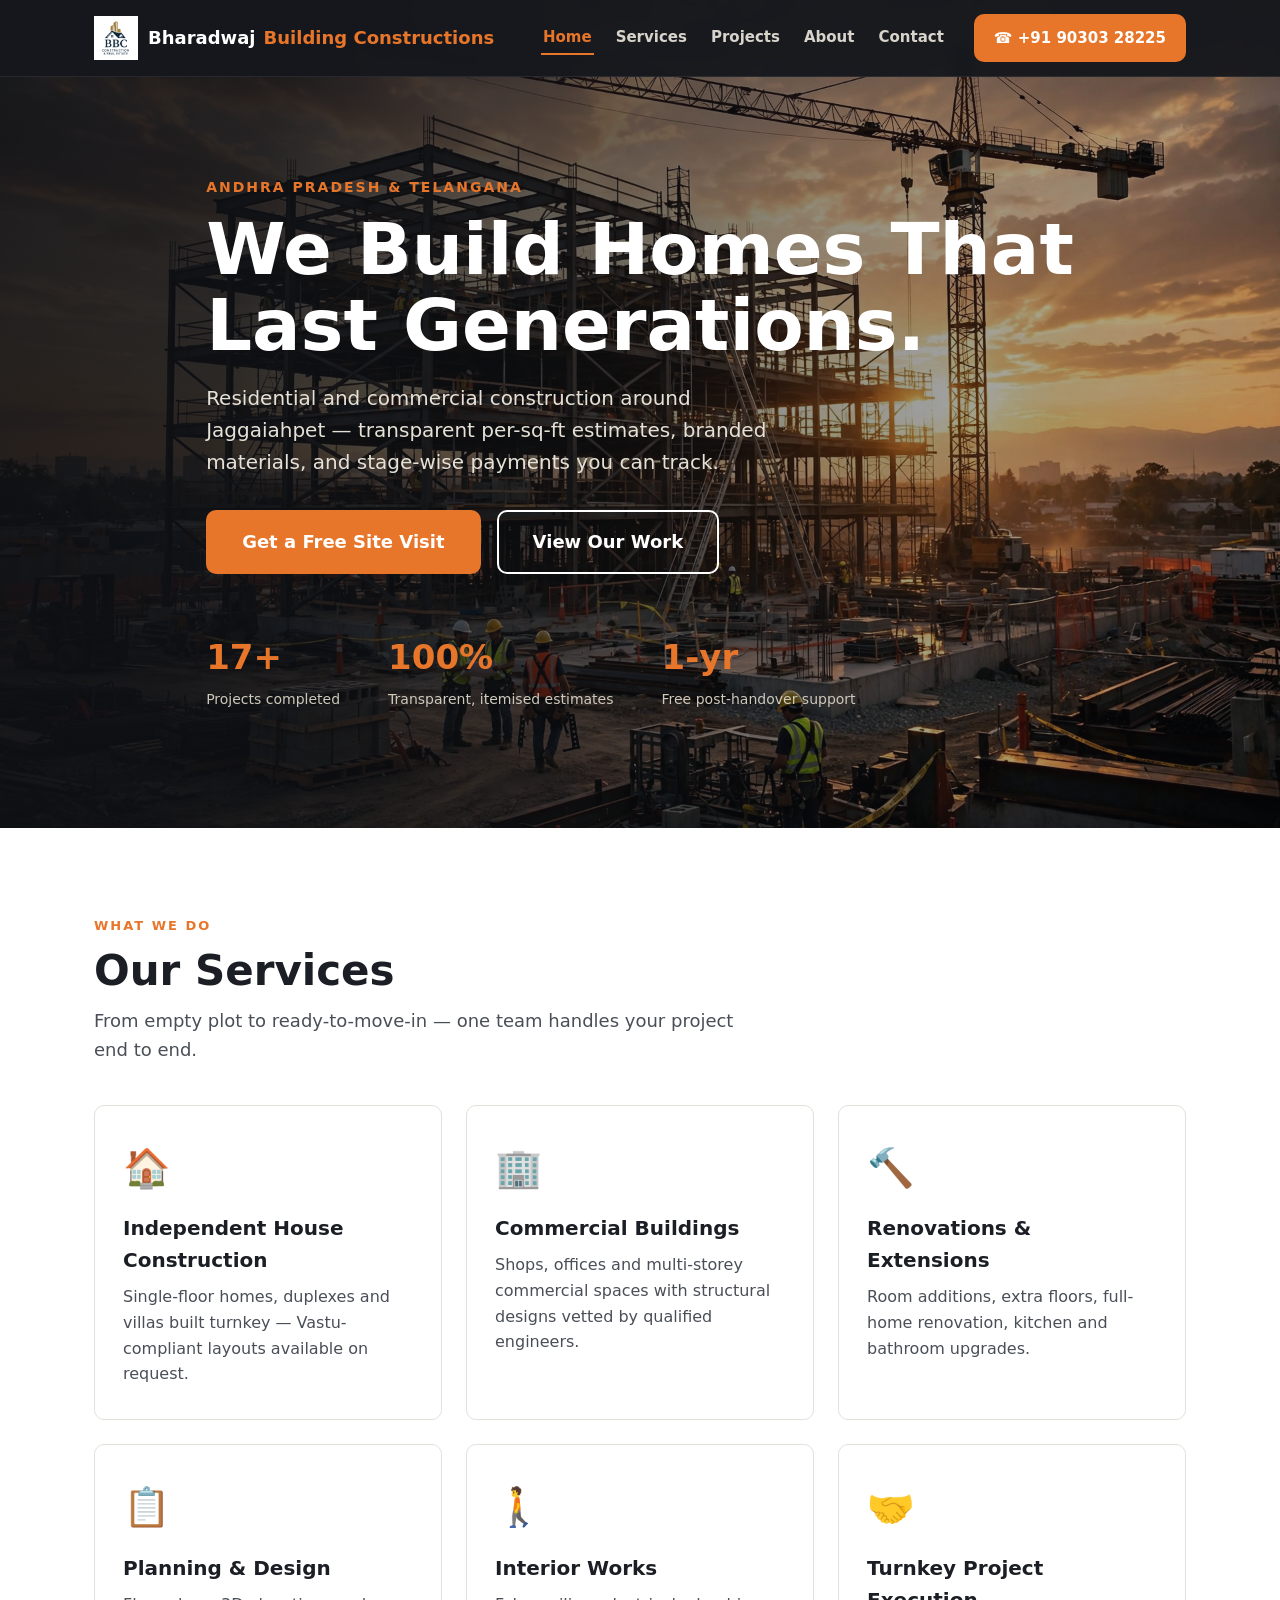
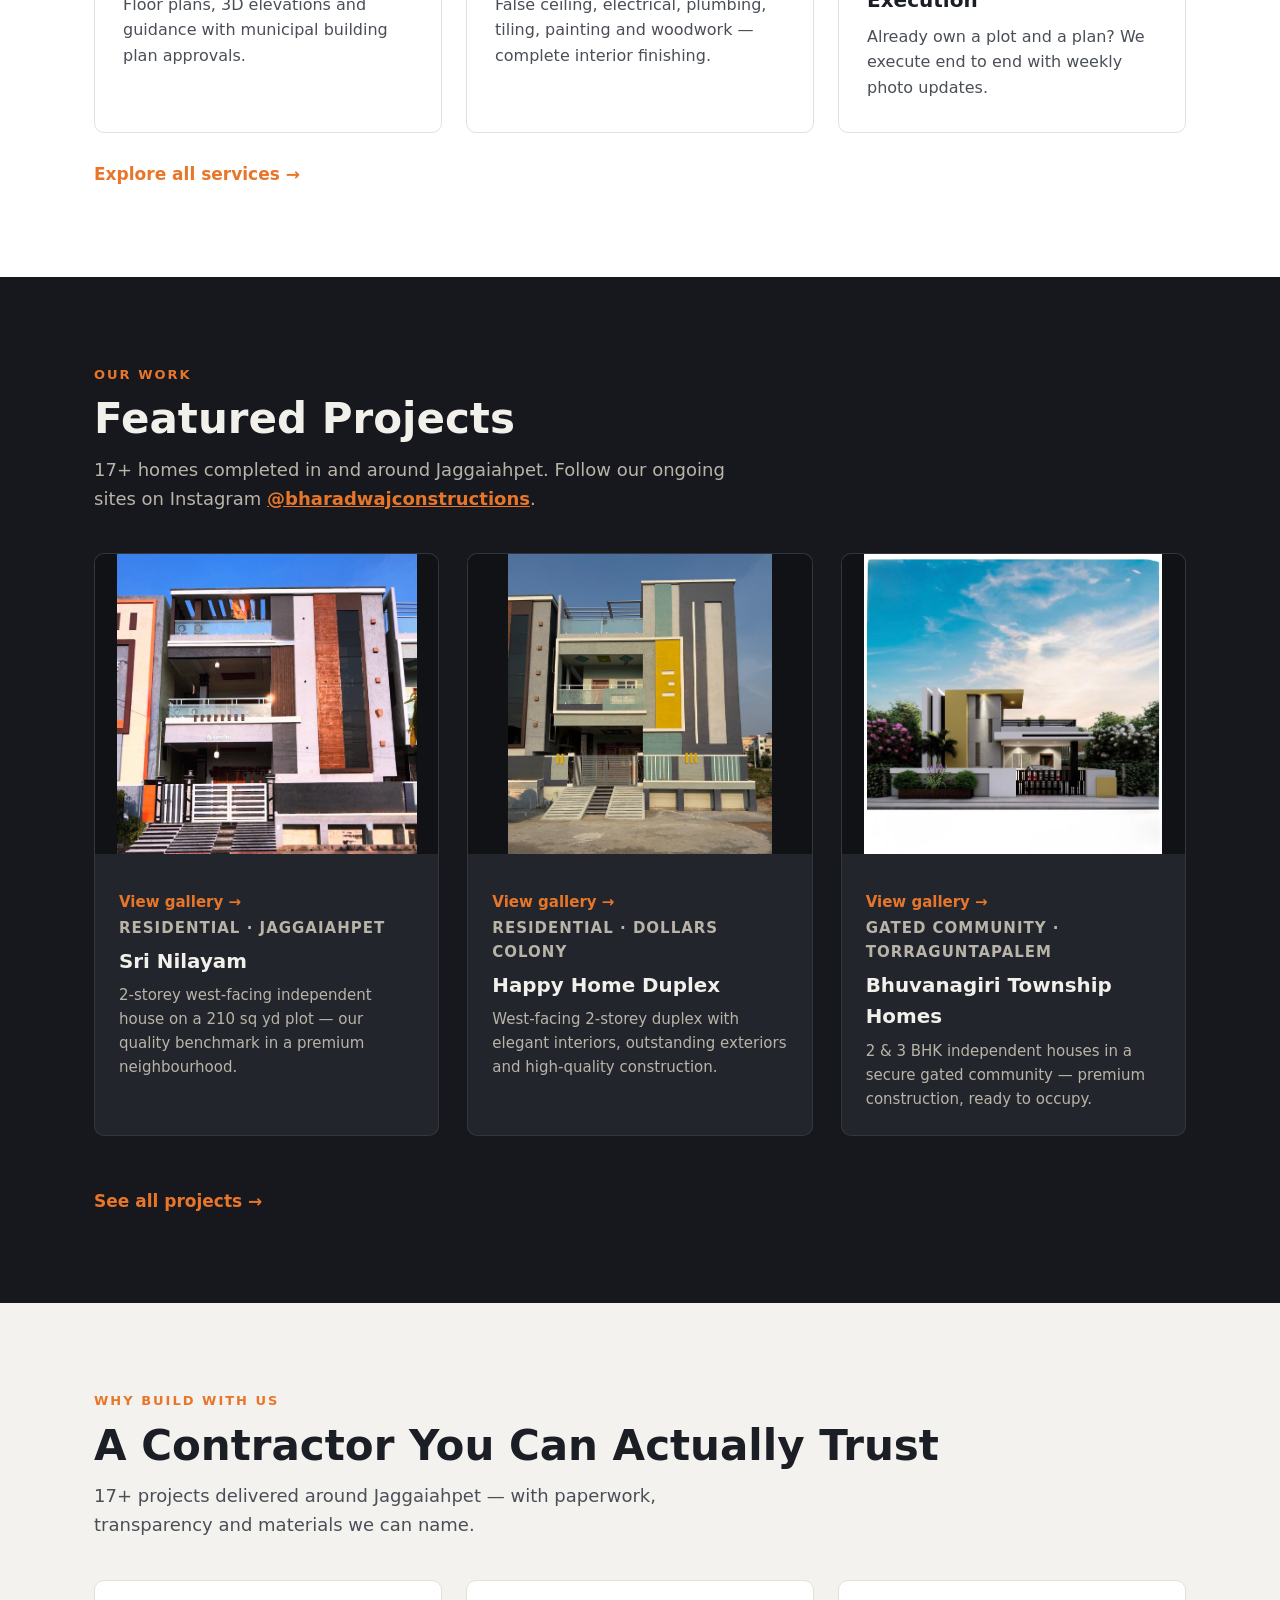
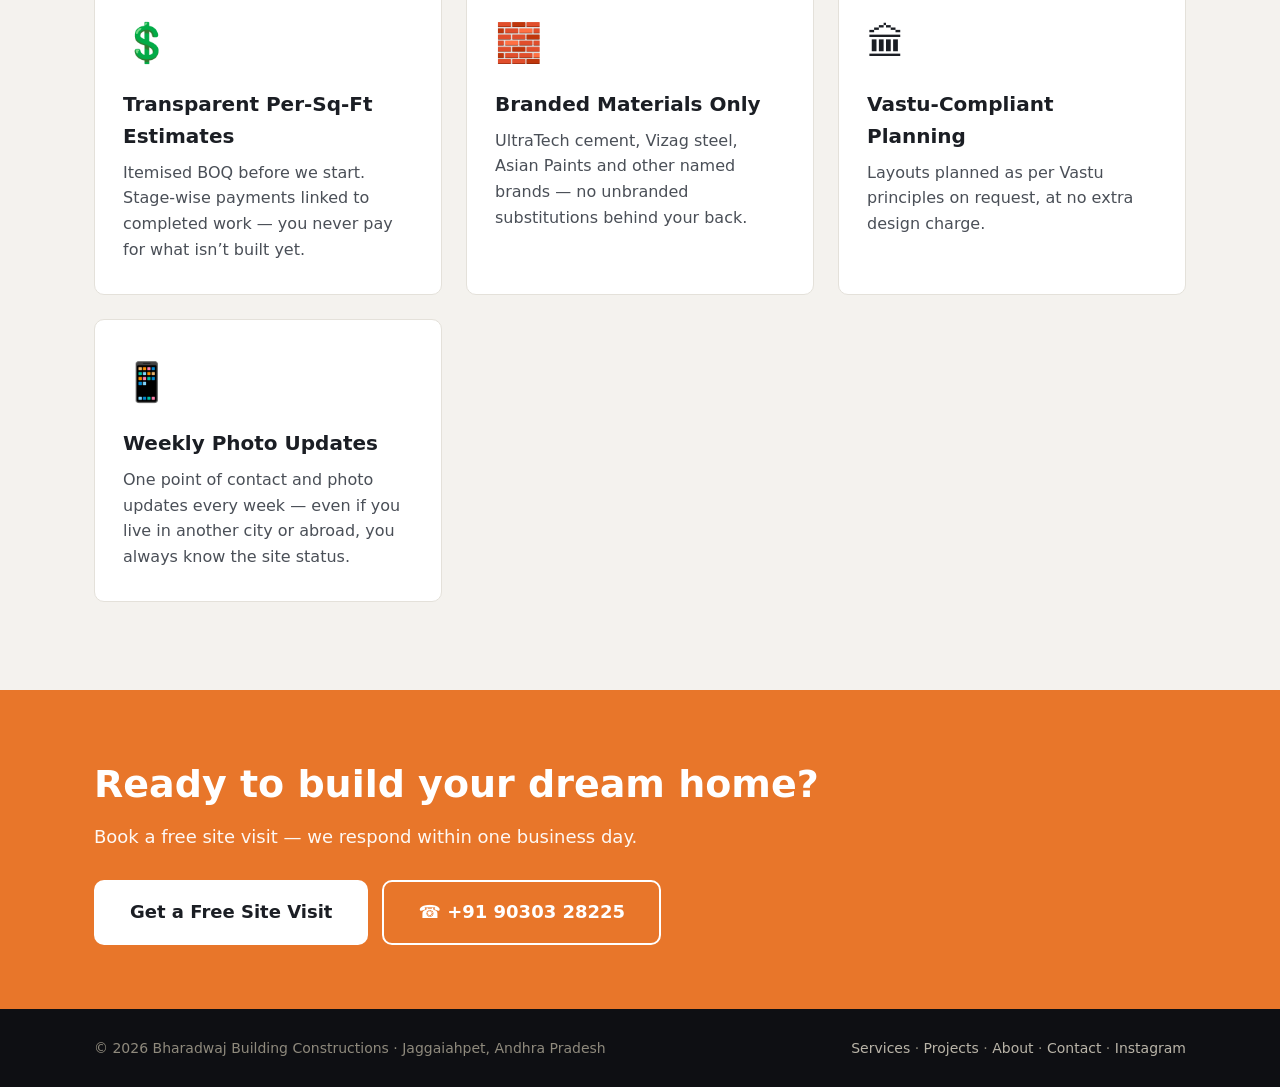
<file: index.html>
<!DOCTYPE html>
<html lang="en">

<head>
  <meta charset="UTF-8" />
  <meta name="viewport" content="width=device-width, initial-scale=1.0" />
  <title>Bharadwaj Building Constructions | Building Contractor in Jaggaiahpet, Andhra Pradesh</title>
  <meta name="description"
    content="Bharadwaj Building Constructions is a building contractor based in Jaggaiahpet, Andhra Pradesh. Independent houses, commercial buildings, renovations and turnkey projects. Free site visit and transparent estimate." />
  <link rel="stylesheet" href="styles.css" />
</head>

<body data-page="home">

  <!-- ============ HEADER / NAV ============ -->
  <header class="site-header" id="siteHeader">
    <div class="container header-inner">
      <a href="index.html" class="logo">
        <!-- <span class="logo-mark">&#9638;</span>-->
      <img src="images/logo_white_new.png" alt="Bharadwaj Building Constructions" class="logo-img" />
        Bharadwaj <span class="logo-accent">Building Constructions</span>
      </a>
      <nav class="main-nav" id="mainNav">
        <a href="index.html" data-nav="home">Home</a>
        <a href="services.html" data-nav="services">Services</a>
        <a href="projects.html" data-nav="projects">Projects</a>
        <a href="about.html" data-nav="about">About</a>
        <a href="contact.html" data-nav="contact">Contact</a>
      </nav>
      <a href="tel:+919030328225" class="btn btn-primary header-cta">&#9742; +91 90303 28225</a>
      <button class="nav-toggle" id="navToggle" aria-label="Toggle navigation">
        <span></span><span></span><span></span>
      </button>
    </div>
  </header>

  <!-- ============ HERO ============ -->
  <section class="hero">
    <div class="hero-overlay"></div>
    <div class="container hero-content">
      <p class="hero-eyebrow"> Andhra Pradesh &amp; Telangana</p>
      <h1>We Build Homes That<br />Last Generations.</h1>
      <p class="hero-sub">Residential and commercial construction around Jaggaiahpet &mdash; transparent per-sq-ft
        estimates, branded materials, and stage-wise payments you can track.</p>
      <div class="hero-actions">
        <a href="contact.html" class="btn btn-primary btn-lg">Get a Free Site Visit</a>
        <a href="projects.html" class="btn btn-ghost btn-lg">View Our Work</a>
      </div>
      <div class="hero-stats">
        <div class="stat"><strong>17+</strong><span>Projects completed</span></div>
        <div class="stat"><strong>100%</strong><span>Transparent, itemised estimates</span></div>
        <div class="stat"><strong>1-yr</strong><span>Free post-handover support</span></div>
      </div>
    </div>
  </section>

  <!-- ============ SERVICES PREVIEW ============ -->
  <section class="section">
    <div class="container">
      <p class="section-eyebrow">What we do</p>
      <h2 class="section-title">Our Services</h2>
      <p class="section-lead">From empty plot to ready-to-move-in &mdash; one team handles your project end to end.</p>
      <div class="services-grid">
        <article class="service-card">
          <div class="service-icon">&#127968;</div>
          <h3>Independent House Construction</h3>
          <p>Single-floor homes, duplexes and villas built turnkey &mdash; Vastu-compliant layouts available on request.
          </p>
        </article>
        <article class="service-card">
          <div class="service-icon">&#127970;</div>
          <h3>Commercial Buildings</h3>
          <p>Shops, offices and multi-storey commercial spaces with structural designs vetted by qualified engineers.
          </p>
        </article>
        <article class="service-card">
          <div class="service-icon">&#128296;</div>
          <h3>Renovations &amp; Extensions</h3>
          <p>Room additions, extra floors, full-home renovation, kitchen and bathroom upgrades.</p>
        </article>
        <article class="service-card">
          <div class="service-icon">&#128203;</div>
          <h3>Planning &amp; Design</h3>
          <p>Floor plans, 3D elevations and guidance with municipal building plan approvals.</p>
        </article>
        <article class="service-card">
          <div class="service-icon">&#128694;</div>
          <h3>Interior Works</h3>
          <p>False ceiling, electrical, plumbing, tiling, painting and woodwork &mdash; complete interior finishing.</p>
        </article>
        <article class="service-card">
          <div class="service-icon">&#129309;</div>
          <h3>Turnkey Project Execution</h3>
          <p>Already own a plot and a plan? We execute end to end with weekly photo updates.</p>
        </article>
      </div>
      <a href="services.html" class="section-link">Explore all services &rarr;</a>
    </div>
  </section>

  <!-- ============ PROJECTS PREVIEW ============ -->
  <section class="section section-dark">
    <div class="container">
      <p class="section-eyebrow">Our work</p>
      <h2 class="section-title">Featured Projects</h2>
      <p class="section-lead">17+ homes completed in and around Jaggaiahpet. Follow our ongoing sites on Instagram <a
          href="https://www.instagram.com/bharadwajconstructions" target="_blank" rel="noopener"
          class="inline-link">@bharadwajconstructions</a>.</p>
      <div class="projects-grid">
        <article class="project-card" data-project="sri-nilayam">
          <img src="images/sri_nilayam.jpeg" alt="Independent house built by Bharadwaj Building Construction"
            loading="lazy" />
          <div class="project-body">
            <span class="gallery-hint">View gallery &rarr;</span>
            <p class="project-tag">Residential &middot; Jaggaiahpet</p>
            <h3>Sri Nilayam</h3>
            <p>2-storey west-facing independent house on a 210 sq yd plot &mdash; our quality benchmark in a premium
              neighbourhood.</p>
          </div>
        </article>
        <article class="project-card"  data-project="happy-home">
          <img src="images/happy_home.jpeg" alt="Duplex home interior finishing" loading="lazy" />
          <div class="project-body">
            <span class="gallery-hint">View gallery &rarr;</span>
            <p class="project-tag">Residential &middot; Dollars Colony</p>
            <h3>Happy Home Duplex</h3>
            <p>West-facing 2-storey duplex with elegant interiors, outstanding exteriors and high-quality construction.
            </p>
          </div>
        </article>
        <article class="project-card"  data-project="bhuvanagiri">
          <img src="images/modal_home.jpeg" alt="Independent houses in a gated community" loading="lazy" />
          <div class="project-body">
            <span class="gallery-hint">View gallery &rarr;</span>
            <p class="project-tag">Gated Community &middot; Torraguntapalem</p>
            <h3>Bhuvanagiri Township Homes</h3>
            <p>2 &amp; 3 BHK independent houses in a secure gated community &mdash; premium construction, ready to
              occupy.</p>
          </div>
        </article>
      </div>
      <a href="projects.html" class="section-link">See all projects &rarr;</a>
    </div>
  </section>

  <!-- ============ WHY US ============ -->
  <section class="section section-tint">
    <div class="container">
      <p class="section-eyebrow">Why build with us</p>
      <h2 class="section-title">A Contractor You Can Actually Trust</h2>
      <p class="section-lead">17+ projects delivered around Jaggaiahpet &mdash; with paperwork, transparency and
        materials we can name.</p>
      <div class="services-grid">
        <article class="service-card">
          <div class="service-icon">&#128178;</div>
          <h3>Transparent Per-Sq-Ft Estimates</h3>
          <p>Itemised BOQ before we start. Stage-wise payments linked to completed work &mdash; you never pay for what
            isn&rsquo;t built yet.</p>
        </article>
        <article class="service-card">
          <div class="service-icon">&#129521;</div>
          <h3>Branded Materials Only</h3>
          <p>UltraTech cement, Vizag steel, Asian Paints and other named brands &mdash; no unbranded substitutions
            behind your back.</p>
        </article>
        <article class="service-card">
          <div class="service-icon">&#127963;</div>
          <h3>Vastu-Compliant Planning</h3>
          <p>Layouts planned as per Vastu principles on request, at no extra design charge.</p>
        </article>
        <article class="service-card">
          <div class="service-icon">&#128241;</div>
          <h3>Weekly Photo Updates</h3>
          <p>One point of contact and photo updates every week &mdash; even if you live in another city or abroad, you
            always know the site status.</p>
        </article>
      </div>
    </div>
  </section>

  <!-- ============ CTA BANNER ============ -->
  <section class="cta-banner">
    <div class="container cta-banner-inner">
      <div>
        <h2>Ready to build your dream home?</h2>
        <p>Book a free site visit &mdash; we respond within one business day.</p>
      </div>
      <div class="cta-actions">
        <a href="contact.html" class="btn btn-white btn-lg">Get a Free Site Visit</a>
        <a href="tel:+919030328225" class="btn btn-outline-white btn-lg">&#9742; +91 90303 28225</a>
      </div>
    </div>
  </section>

  <!-- ============ FOOTER ============ -->
  <footer class="site-footer">
    <div class="container footer-inner">
      <p>&copy; <span id="year"></span> Bharadwaj Building Constructions &middot; Jaggaiahpet, Andhra Pradesh</p>
      <p class="footer-links"><a href="services.html">Services</a> &middot; <a href="projects.html">Projects</a>
        &middot; <a href="about.html">About</a> &middot; <a href="contact.html">Contact</a> &middot; <a
          href="https://www.instagram.com/bharadwajconstructions" target="_blank" rel="noopener">Instagram</a></p>
    </div>
  </footer>
  <div class="lightbox" id="lightbox" aria-hidden="true" role="dialog" aria-label="Project gallery">
  <div class="lightbox-backdrop" data-close></div>
  <figure class="lightbox-box">
    <button class="lightbox-close" data-close aria-label="Close">&times;</button>
    <button class="lightbox-prev" id="lbPrev" aria-label="Previous">&#10094;</button>
    <div class="lightbox-media" id="lbMedia"></div>
    <button class="lightbox-next" id="lbNext" aria-label="Next">&#10095;</button>
    <figcaption>
      <p class="lightbox-caption" id="lbCaption"></p>
      <p class="lightbox-counter" id="lbCounter"></p>
    </figcaption>
  </figure>
</div>
  <script>
// Gallery data — add/remove photos & videos per project here.
const PROJECT_GALLERIES = {
  "sri-nilayam": [
    { type: "image", src: "images/sri_nilayam.jpeg", caption: "Front elevation" },
    { type: "image", src: "images/project-kitchen.jpg", caption: "Kitchen" }
  ],
  "happy-home": [
    { type: "image", src: "images/happy_home.jpeg", caption: "Happy Home Duplex, Dollars Colony" },
    { type: "image", src: "images/site_work.jpeg", caption: "Site Work" }
  ],
  "bhuvanagiri": [
    { type: "image", src: "images/modal_home.jpeg", caption: "Bhuvanagiri Township" },
    { type: "video", src: "images/model_video.mp4", caption: "Model home walkthrough" }
  ]
};
</script>
<script src="script.js"></script>
</body>

</html>
</file>
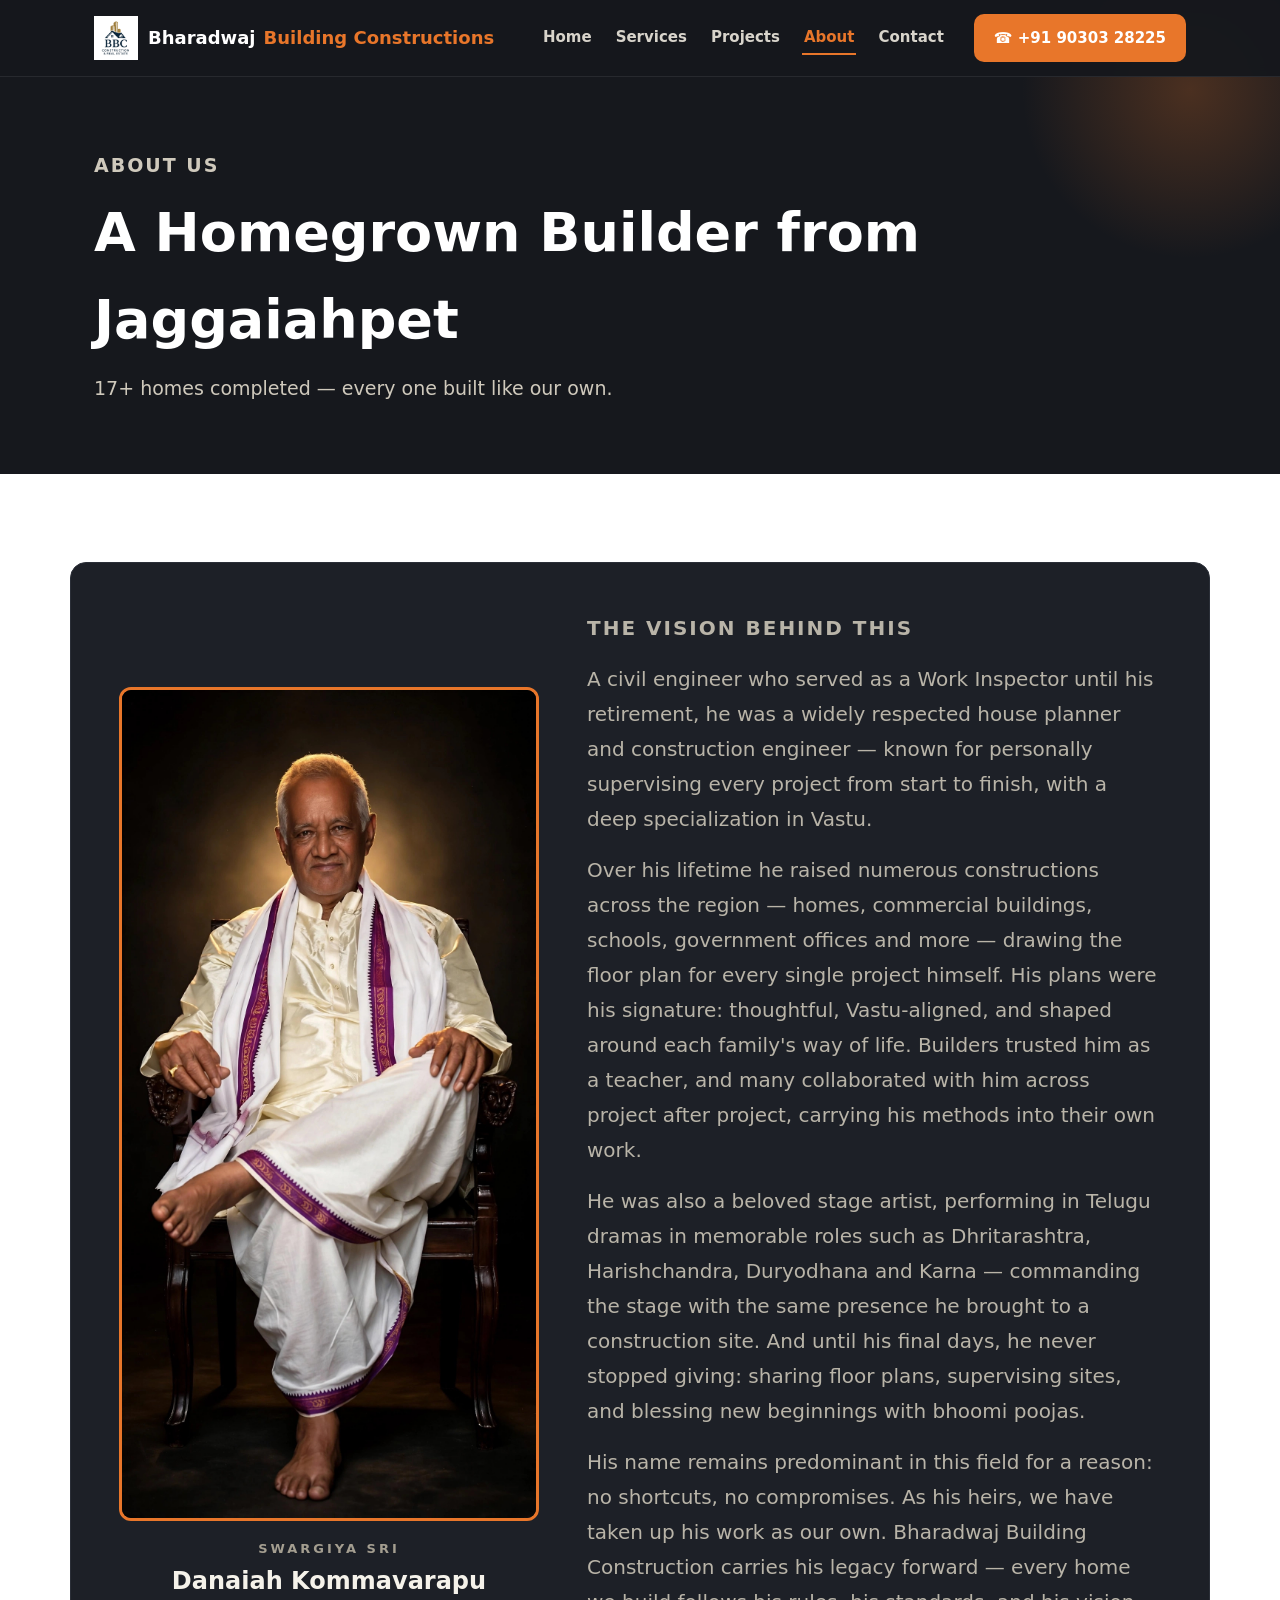
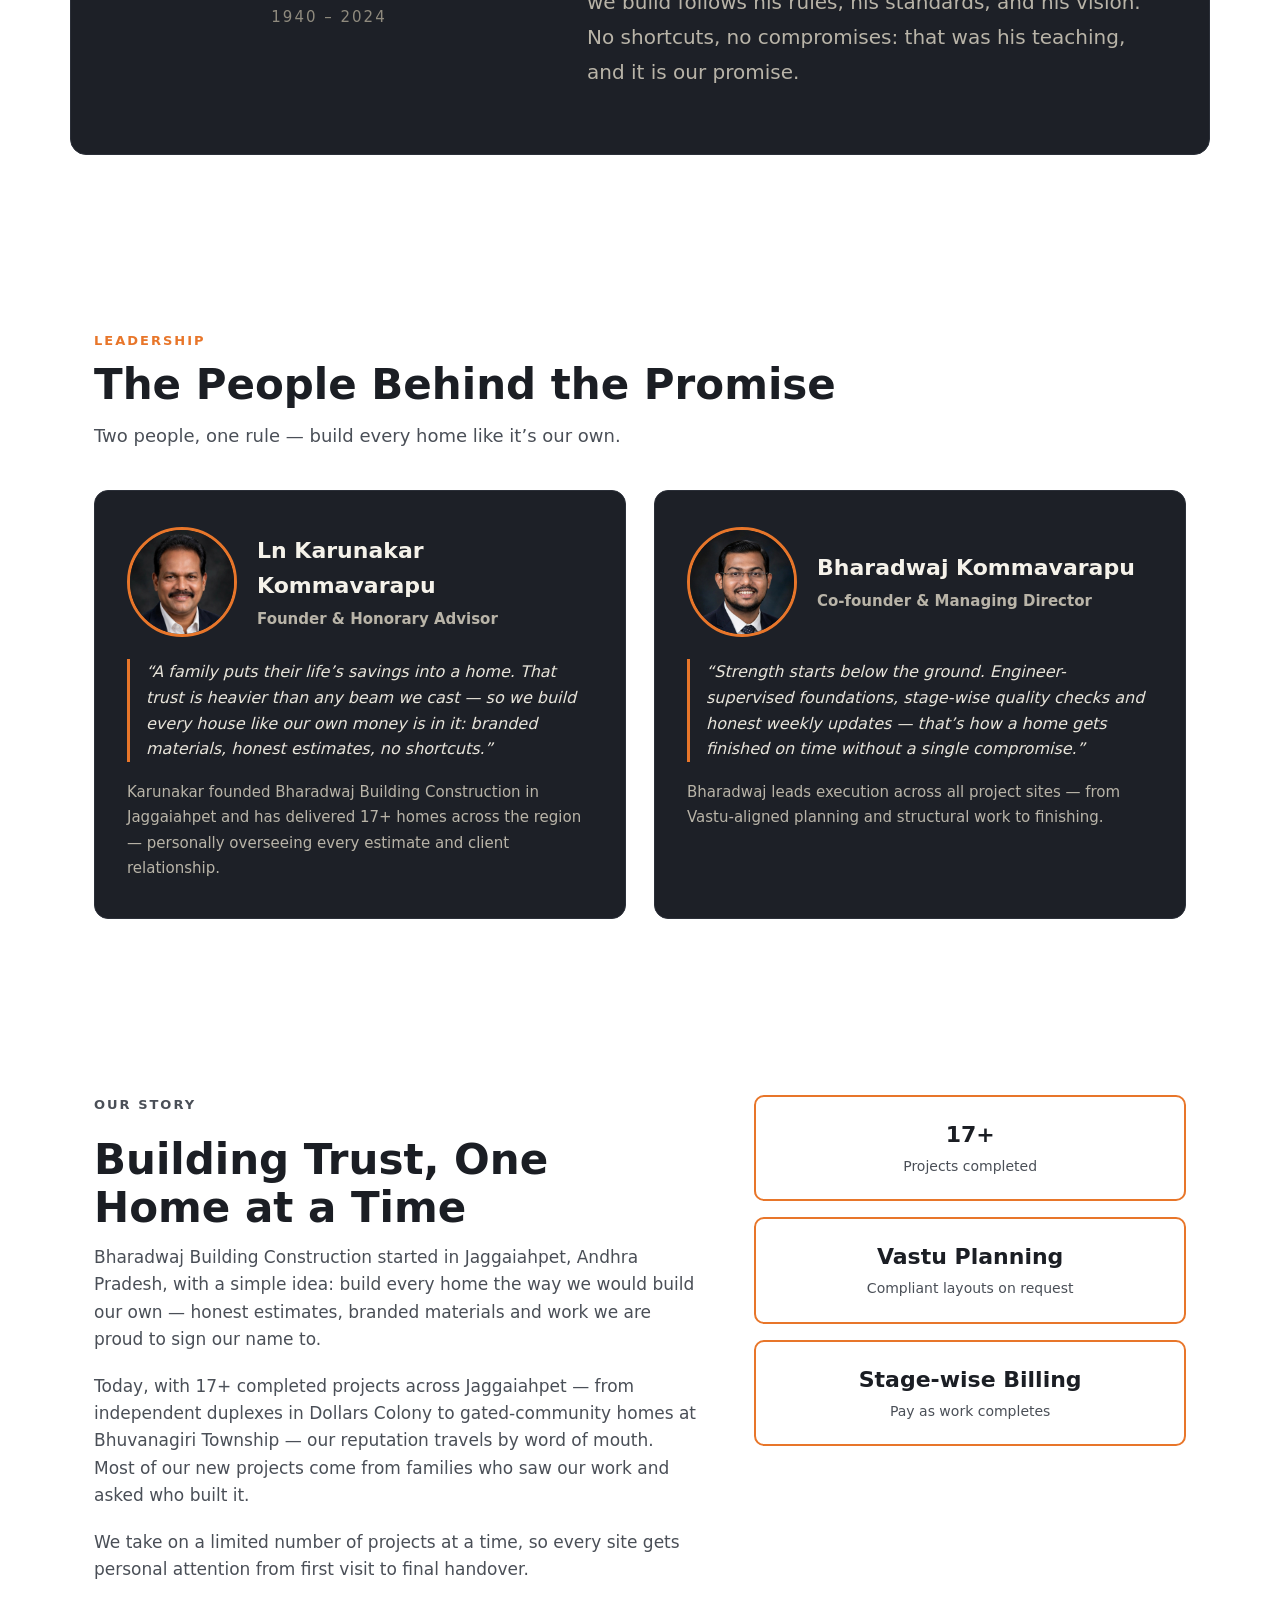
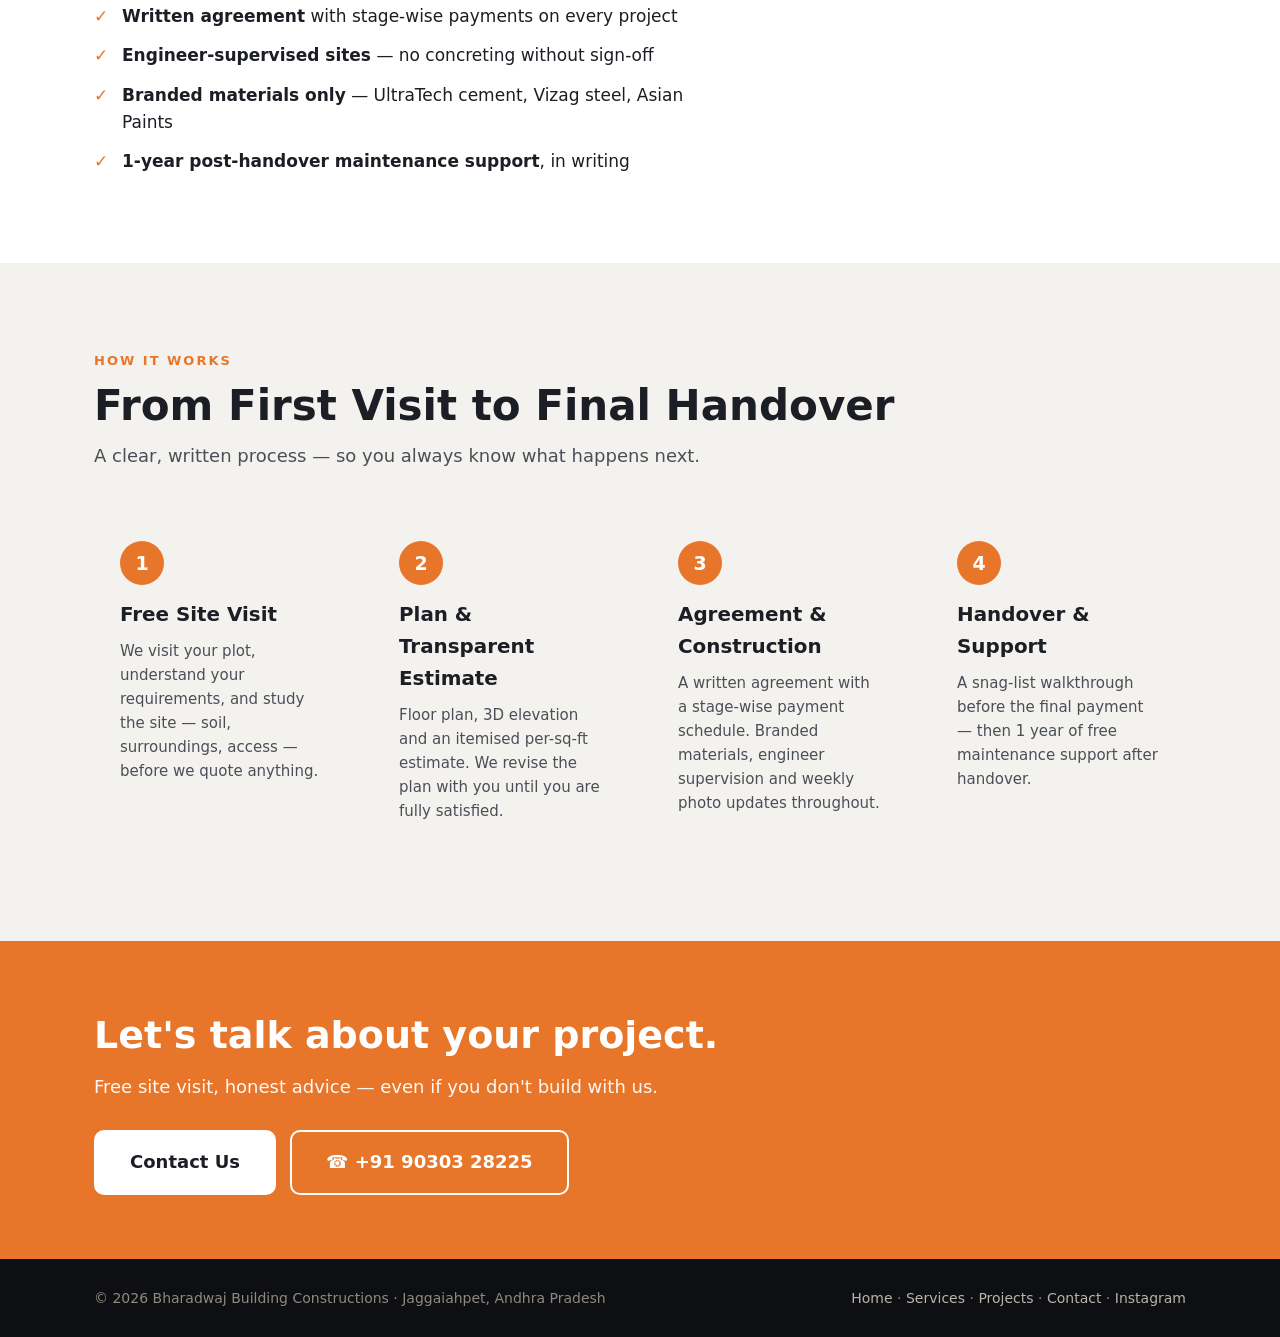
<file: about.html>
<!DOCTYPE html>
<html lang="en">
<head>
  <meta charset="UTF-8" />
  <meta name="viewport" content="width=device-width, initial-scale=1.0" />
  <title>About Us | Bharadwaj Building Construction, Jaggaiahpet</title>
  <meta name="description" content="About Bharadwaj Building Construction: a homegrown building contractor from Jaggaiahpet, Andhra Pradesh with 15+ completed homes." />
  <link rel="stylesheet" href="styles.css" />
</head>
<body data-page="about">

  <!-- ============ HEADER / NAV ============ -->
  <header class="site-header" id="siteHeader">
    <div class="container header-inner">
      <a href="index.html" class="logo">
        <!--<span class="logo-mark">&#9638;</span>-->
        <img src="images/logo_white_new.png" alt="Bharadwaj Building Constructions" class="logo-img" />
        Bharadwaj <span class="logo-accent">Building Constructions</span>
      </a>
      <nav class="main-nav" id="mainNav">
        <a href="index.html" data-nav="home">Home</a>
        <a href="services.html" data-nav="services">Services</a>
        <a href="projects.html" data-nav="projects">Projects</a>
        <a href="about.html" data-nav="about">About</a>
        <a href="contact.html" data-nav="contact">Contact</a>
      </nav>
      <a href="tel:+919030328225" class="btn btn-primary header-cta">&#9742; +91 90303 28225</a>
      <button class="nav-toggle" id="navToggle" aria-label="Toggle navigation">
        <span></span><span></span><span></span>
      </button>
    </div>
  </header>

  <!-- ============ PAGE HERO ============ -->
  <section class="page-hero">
    <div class="container">
      <p class="section-eyebrow">About us</p>
      <h1>A Homegrown Builder from Jaggaiahpet</h1>
      <p>17+ homes completed &mdash; every one built like our own.</p>
    </div>
  </section>

  
  <!-- ============ THE VISION ============ -->
<section class="section">
  <div class="container vision-grid">
    <div class="vision-photo">
      <img src="images/Danaiah_full.jpg"
           alt="Swargiya Sri Danaiah Kommavarapu"
           loading="lazy" />
      <h2><span class="honorific">Swargiya Sri</span> Danaiah Kommavarapu</h2>
      <p class="vision-dates">1940 &ndash; 2024</p>
      <!--<p class="vision-role">Civil Engineer &middot; Work Inspector (Retd.) &middot; Vastu Specialist</p>-->
     <!--<p class="plaque-role">Civil Engineer &middot; Work Inspector (Retd.) <br /> &middot; Vastu Specialist</p>-->
    </div>
    <div class="vision-text">
      <p class="section-eyebrow">The Vision Behind This</p>
      <p>A civil engineer who served as a Work Inspector until his retirement, he was a widely respected house planner and construction engineer &mdash; known for personally supervising every project from start to finish, with a deep specialization in Vastu.</p>
      <p>Over his lifetime he raised numerous constructions across the region &mdash; homes, commercial buildings, schools, government offices and more &mdash; drawing the floor plan for every single project himself. His plans were his signature: thoughtful, Vastu-aligned, and shaped around each family's way of life. Builders trusted him as a teacher, and many collaborated with him across project after project, carrying his methods into their own work.</p>
      <p>He was also a beloved stage artist, performing in Telugu dramas in memorable roles such as Dhritarashtra, Harishchandra, Duryodhana and Karna &mdash; commanding the stage with the same presence he brought to a construction site. And until his final days, he never stopped giving: sharing floor plans, supervising sites, and blessing new beginnings with bhoomi poojas.</p>
      <p>His name remains predominant in this field for a reason: no shortcuts, no compromises. As his heirs, we have taken up his work as our own. Bharadwaj Building Construction carries his legacy forward &mdash; every home we build follows his rules, his standards, and his vision. No shortcuts, no compromises: that was his teaching, and it is our promise.</p>
</p>
    </div>
  </div>
</section>




    <!-- ============ LEADERSHIP ============ -->
<section class="section">
  <div class="container">
    <p class="section-eyebrow">Leadership</p>
    <h2 class="section-title">The People Behind the Promise</h2>
    <p class="section-lead">Two people, one rule &mdash; build every home like it&rsquo;s our own.</p>
    <div class="leaders-grid">
      <article class="leader-card">
       <div class="leader-top">
        <img src="images/karunakar.jpg" alt="Karunakar Kommavarapu" loading="lazy" />
        <div>
         <h3>Ln Karunakar Kommavarapu</h3>
         <p class="leader-role">Founder &amp; Honorary Advisor</p>
        </div>
       </div>
        <blockquote>&ldquo;A family puts their life&rsquo;s savings into a home. That trust is heavier than any beam we cast &mdash; so we build every house like our own money is in it: branded materials, honest estimates, no shortcuts.&rdquo;</blockquote>
        <p>Karunakar founded Bharadwaj Building Construction in Jaggaiahpet and has delivered 17+ homes across the region &mdash; personally overseeing every estimate and client relationship.</p>
      </article>
      <article class="leader-card">
       <div class="leader-top">
        <img src="images/bharadwaj.jpg" alt="Bharadwaj Kommavarapu" loading="lazy" />
         <div>
           <h3>Bharadwaj Kommavarapu</h3>
          <p class="leader-role">Co-founder &amp; Managing Director</p>
       </div>
       </div>
      <blockquote>&ldquo;Strength starts below the ground. Engineer-supervised foundations, stage-wise quality checks and honest weekly updates &mdash; that&rsquo;s how a home gets finished on time without a single compromise.&rdquo;</blockquote>
      <p>Bharadwaj leads execution across all project sites &mdash; from Vastu-aligned planning and structural work to finishing.</p>
    </article>
       
    </div>
  </div>
</section>
  <!-- ============ STORY ============ -->
  <section class="section">
    <div class="container about-grid">
      <div>
        <p class="section-eyebrow">Our story</p>
        <h2 class="section-title">Building Trust, One Home at a Time</h2>
        <p>Bharadwaj Building Construction started in Jaggaiahpet, Andhra Pradesh, with a simple idea: build every home the way we would build our own &mdash; honest estimates, branded materials and work we are proud to sign our name to.</p>
        <p>Today, with 17+ completed projects across Jaggaiahpet &mdash; from independent duplexes in Dollars Colony to gated-community homes at Bhuvanagiri Township &mdash; our reputation travels by word of mouth. Most of our new projects come from families who saw our work and asked who built it.</p>
        <p>We take on a limited number of projects at a time, so every site gets personal attention from first visit to final handover.</p>
        <ul class="about-points">
          <li><strong>Written agreement</strong> with stage-wise payments on every project</li>
          <li><strong>Engineer-supervised sites</strong> &mdash; no concreting without sign-off</li>
          <li><strong>Branded materials only</strong> &mdash; UltraTech cement, Vizag steel, Asian Paints</li>
          <li><strong>1-year post-handover maintenance support</strong>, in writing</li>
        </ul>
      </div>
      <div class="about-badges">
        <div class="badge"><strong>17+</strong><span>Projects completed</span></div>
        <div class="badge"><strong>Vastu Planning</strong><span>Compliant layouts on request</span></div>
        <div class="badge"><strong>Stage-wise Billing</strong><span>Pay as work completes</span></div>
      </div>
    </div>
  </section>

  <!-- ============ PROCESS ============ -->
  <section class="section section-tint">
    <div class="container">
      <p class="section-eyebrow">How it works</p>
      <h2 class="section-title">From First Visit to Final Handover</h2>
      <p class="section-lead">A clear, written process &mdash; so you always know what happens next.</p>
      <ol class="process-steps">
        <li>
          <span class="step-num">1</span>
          <h3>Free Site Visit</h3>
          <p>We visit your plot, understand your requirements, and study the site &mdash; soil, surroundings, access &mdash; before we quote anything.</p>
        </li>
        <li>
          <span class="step-num">2</span>
          <h3>Plan &amp; Transparent Estimate</h3>
          <p>Floor plan, 3D elevation and an itemised per-sq-ft estimate. We revise the plan with you until you are fully satisfied.</p>
        </li>
        <li>
          <span class="step-num">3</span>
          <h3>Agreement &amp; Construction</h3>
          <p>A written agreement with a stage-wise payment schedule. Branded materials, engineer supervision and weekly photo updates throughout.</p>
        </li>
        <li>
          <span class="step-num">4</span>
          <h3>Handover &amp; Support</h3>
          <p>A snag-list walkthrough before the final payment &mdash; then 1 year of free maintenance support after handover.</p>
        </li>
      </ol>
    </div>
  </section>


  <!-- ============ CTA BANNER ============ -->
  <section class="cta-banner">
    <div class="container cta-banner-inner">
      <div>
        <h2>Let's talk about your project.</h2>
        <p>Free site visit, honest advice &mdash; even if you don't build with us.</p>
      </div>
      <div class="cta-actions">
        <a href="contact.html" class="btn btn-white btn-lg">Contact Us</a>
        <a href="tel:+919030328225" class="btn btn-outline-white btn-lg">&#9742; +91 90303 28225</a>
      </div>
    </div>
  </section>

  <!-- ============ FOOTER ============ -->
  <footer class="site-footer">
    <div class="container footer-inner">
      <p>&copy; <span id="year"></span> Bharadwaj Building Constructions &middot; Jaggaiahpet, Andhra Pradesh</p>
      <p class="footer-links"><a href="index.html">Home</a> &middot; <a href="services.html">Services</a> &middot; <a href="projects.html">Projects</a> &middot; <a href="contact.html">Contact</a> &middot; <a href="https://www.instagram.com/bharadwajconstructions" target="_blank" rel="noopener">Instagram</a></p>
    </div>
  </footer>

  <script src="script.js"></script>
</body>
</html>
</file>
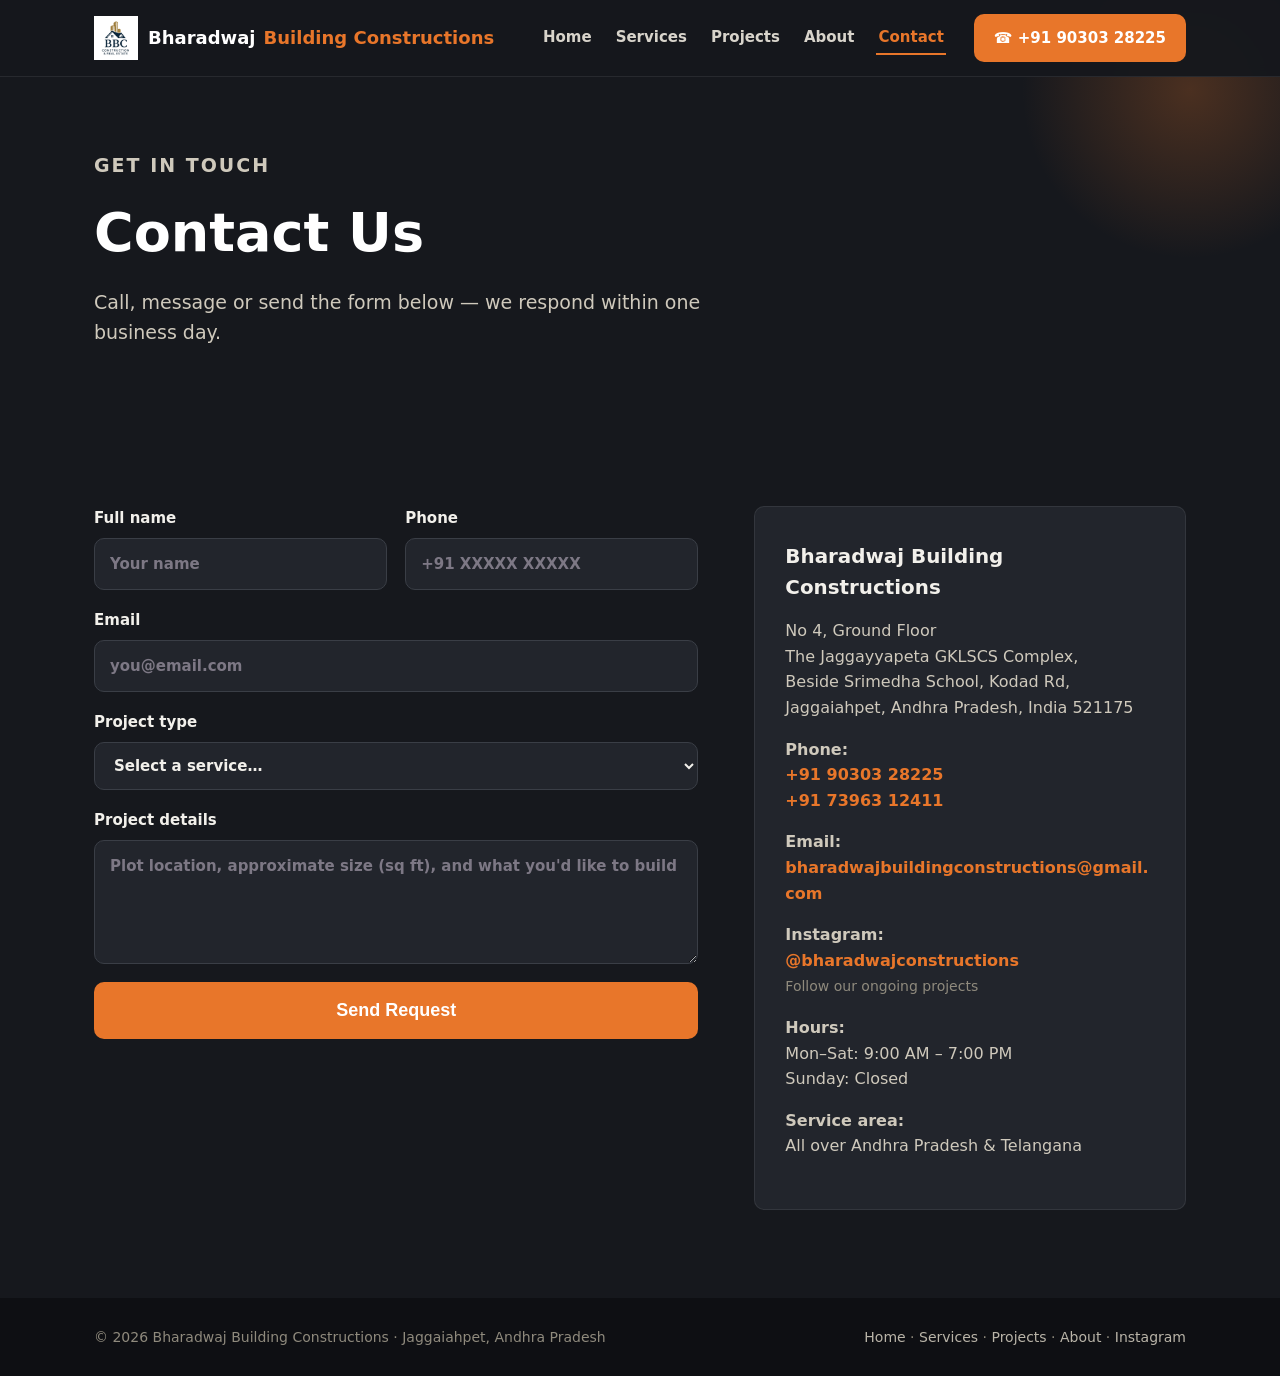
<file: contact.html>
<!DOCTYPE html>
<html lang="en">
<head>
  <meta charset="UTF-8" />
  <meta name="viewport" content="width=device-width, initial-scale=1.0" />
  <title>Contact Us | Bharadwaj Building Constructions, Jaggaiahpet</title>
  <meta name="description" content="Contact Bharadwaj Building Constructions for a free site visit in Jaggaiahpet, Andhra Pradesh. Call +91 90303 28225 or send an enquiry online." />
  <link rel="stylesheet" href="styles.css" />
</head>
<body data-page="contact">

  <!-- ============ HEADER / NAV ============ -->
  <header class="site-header" id="siteHeader">
    <div class="container header-inner">
      <a href="index.html" class="logo">
        <!--<span class="logo-mark">&#9638;</span>-->
        <img src="images/logo_white_new.png" alt="Bharadwaj Building Constructions" class="logo-img" />
        Bharadwaj <span class="logo-accent">Building Constructions</span>
      </a>
      <nav class="main-nav" id="mainNav">
        <a href="index.html" data-nav="home">Home</a>
        <a href="services.html" data-nav="services">Services</a>
        <a href="projects.html" data-nav="projects">Projects</a>
        <a href="about.html" data-nav="about">About</a>
        <a href="contact.html" data-nav="contact">Contact</a>
      </nav>
      <a href="tel:+919030328225" class="btn btn-primary header-cta">&#9742; +91 90303 28225</a>
      <button class="nav-toggle" id="navToggle" aria-label="Toggle navigation">
        <span></span><span></span><span></span>
      </button>
    </div>
  </header>

  <!-- ============ PAGE HERO ============ -->
  <section class="page-hero">
  <div class="container hero-logo-row">
    <!--<img src="images/logo_new.jpg" alt="BBC Construction & Real Estate" class="page-hero-logo" />-->
    <div>
      <p class="section-eyebrow">Get in touch</p>
      <h1>Contact Us</h1>
      <p>Call, message or send the form below &mdash; we respond within one business day.</p>
    </div>
  </div>
</section>


  <!-- ============ CONTACT ============ -->
  <section class="section section-dark">
    <div class="container">
      <div class="contact-grid">
        <form class="quote-form" id="quoteForm" name="site-visit" method="POST" data-netlify="true" netlify-honeypot="bot-field" novalidate>
               <input type="hidden" name="form-name" value="site-visit" />
               <p style="position:absolute;left:-9999px;" aria-hidden="true"><label>Leave this empty: <input type="text" name="bot-field" tabindex="-1" autocomplete="off" /></label></p>

          <div class="form-row">
            <label>Full name
              <input type="text" name="name" required placeholder="Your name" />
            </label>
            <label>Phone
              <input type="tel" name="phone" required placeholder="+91 XXXXX XXXXX" />
            </label>
          </div>
          <label>Email
            <input type="email" name="email" required placeholder="you@email.com" />
          </label>
          <label>Project type
            <select name="type" required>
              <option value="">Select a service&hellip;</option>
              <option>Independent house construction</option>
              <option>Commercial building</option>
              <option>Renovation / extension</option>
              <option>Planning &amp; design</option>
              <option>Interior works</option>
              <option>Other</option>
            </select>
          </label>
          <label>Project details
            <textarea name="details" rows="4" required placeholder="Plot location, approximate size (sq ft), and what you'd like to build"></textarea>
          </label>
          <button type="submit" class="btn btn-primary btn-lg">Send Request</button>
          <p class="form-note" id="formNote" role="status"></p>
        </form>
        <div class="contact-info">
          <h3>Bharadwaj Building Constructions</h3>
          <p>No 4, Ground Floor<br /> The Jaggayyapeta GKLSCS Complex,<br /> Beside Srimedha School, Kodad Rd, <br />Jaggaiahpet, Andhra Pradesh, India 521175</p>
          <p><strong>Phone:</strong><br />
             <a href="tel:+919030328225">+91 90303 28225</a><br />
             <a href="tel:+917396312411">+91 73963 12411</a></p>
          <p><strong>Email:</strong><br />
             <a href="mailto:bharadwajbuildingconstructions@gmail.com">bharadwajbuildingconstructions@gmail.com</a></p>
          <p><strong>Instagram:</strong><br />
             <a href="https://www.instagram.com/bharadwajconstructions" target="_blank" rel="noopener">@bharadwajconstructions</a><br />
             <span class="ig-note">Follow our ongoing projects</span></p>
          <p><strong>Hours:</strong><br />Mon&ndash;Sat: 9:00 AM &ndash; 7:00 PM<br />Sunday: Closed</p>
          <p><strong>Service area:</strong><br />All over Andhra Pradesh &amp; Telangana</p>
        </div>
      </div>
    </div>
  </section>

  <!-- ============ FOOTER ============ -->
  <footer class="site-footer">
    <div class="container footer-inner">
      <p>&copy; <span id="year"></span> Bharadwaj Building Constructions &middot; Jaggaiahpet, Andhra Pradesh</p>
      <p class="footer-links"><a href="index.html">Home</a> &middot; <a href="services.html">Services</a> &middot; <a href="projects.html">Projects</a> &middot; <a href="about.html">About</a> &middot; <a href="https://www.instagram.com/bharadwajconstructions" target="_blank" rel="noopener">Instagram</a></p>
    </div>
  </footer>

  <script src="script.js"></script>
</body>
</html>
</file>
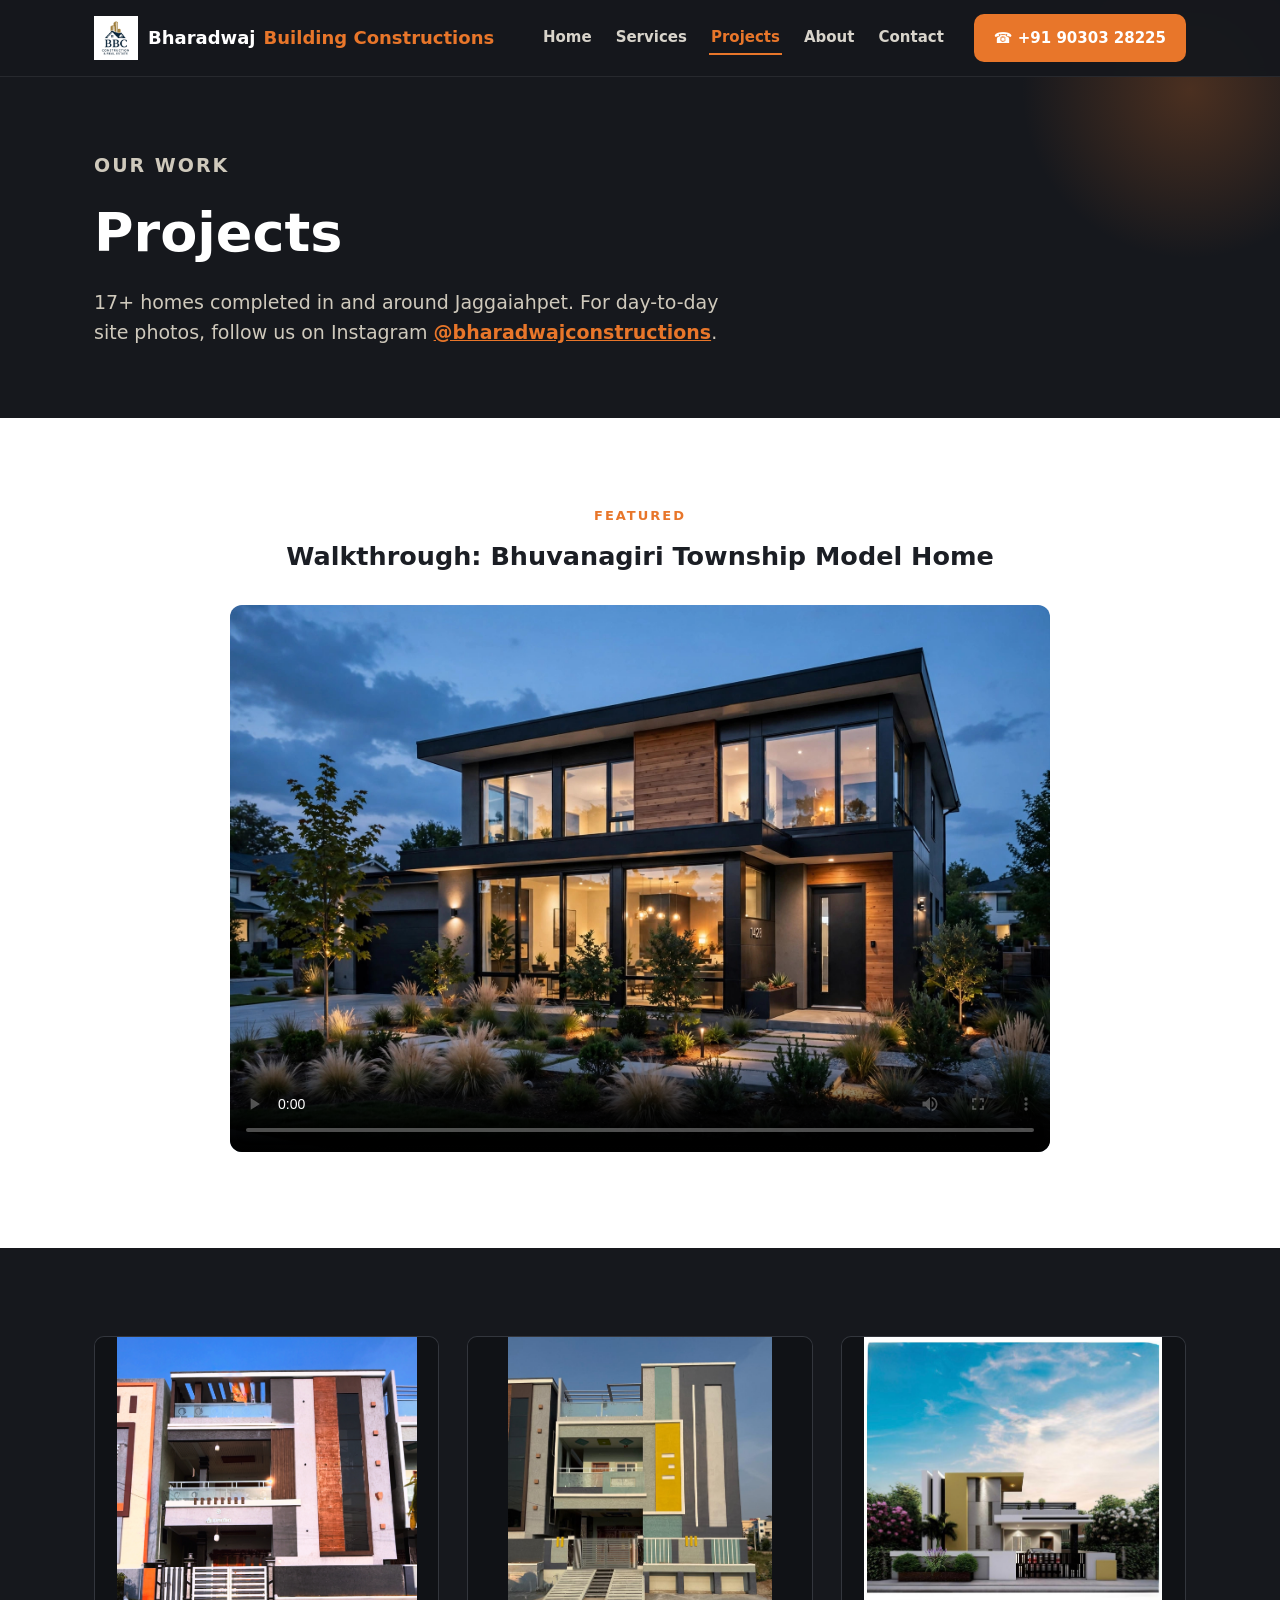
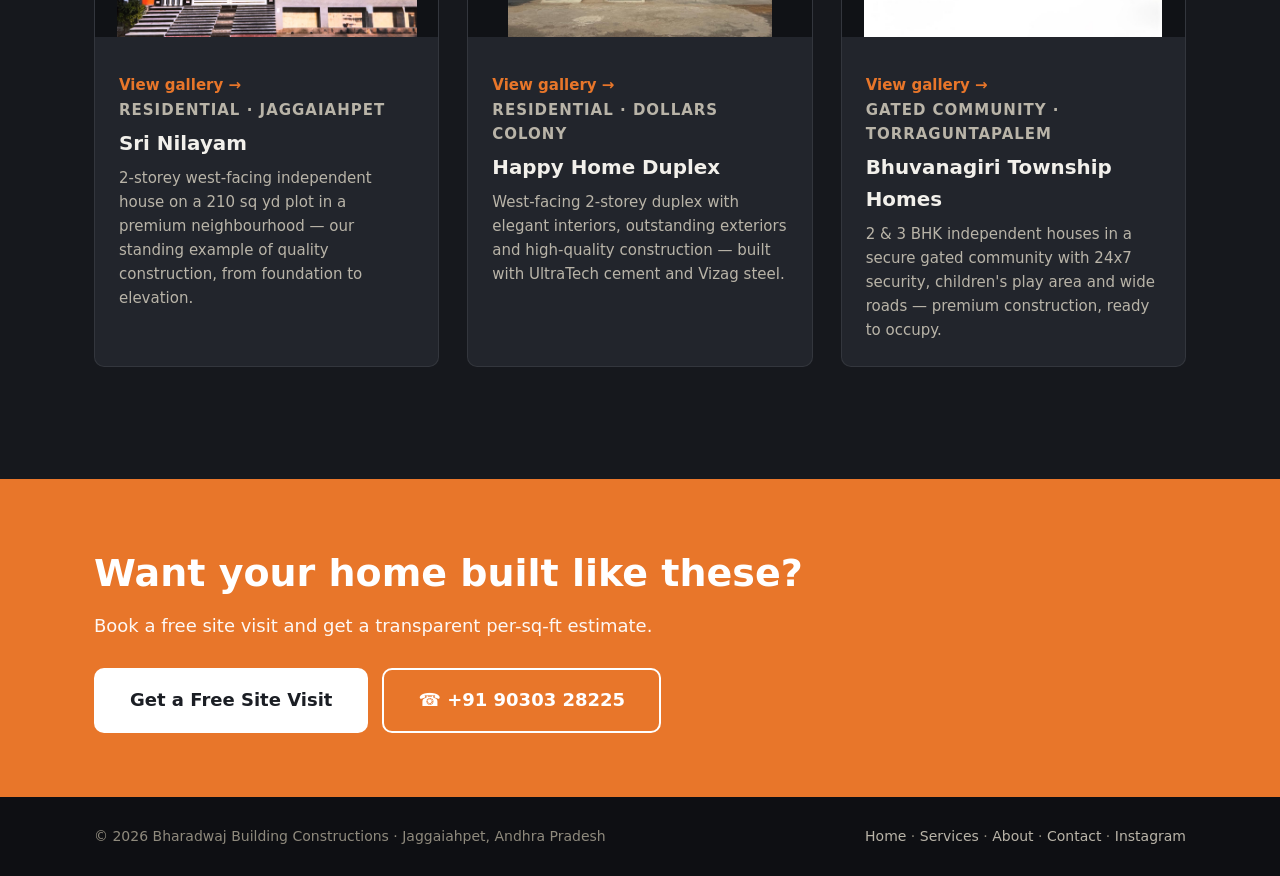
<file: projects.html>
<!DOCTYPE html>
<html lang="en">
<head>
  <meta charset="UTF-8" />
  <meta name="viewport" content="width=device-width, initial-scale=1.0" />
  <title>Projects | Bharadwaj Building Construction, Jaggaiahpet</title>
  <meta name="description" content="Completed projects by Bharadwaj Building Construction: independent houses and gated-community homes in Jaggaiahpet, Andhra Pradesh." />
  <link rel="stylesheet" href="styles.css" />
</head>
<body data-page="projects">

  <!-- ============ HEADER / NAV ============ -->
  <header class="site-header" id="siteHeader">
    <div class="container header-inner">
      <a href="index.html" class="logo">
        <!--<span class="logo-mark">&#9638;</span>-->
        <img src="images/logo_white_new.png" alt="Bharadwaj Building Constructions" class="logo-img" />
        Bharadwaj <span class="logo-accent">Building Constructions</span>
      </a>
      <nav class="main-nav" id="mainNav">
        <a href="index.html" data-nav="home">Home</a>
        <a href="services.html" data-nav="services">Services</a>
        <a href="projects.html" data-nav="projects">Projects</a>
        <a href="about.html" data-nav="about">About</a>
        <a href="contact.html" data-nav="contact">Contact</a>
      </nav>
      <a href="tel:+919030328225" class="btn btn-primary header-cta">&#9742; +91 90303 28225</a>
      <button class="nav-toggle" id="navToggle" aria-label="Toggle navigation">
        <span></span><span></span><span></span>
      </button>
    </div>
  </header>

  <!-- ============ PAGE HERO ============ -->
  <section class="page-hero">
    <div class="container">
      <p class="section-eyebrow">Our work</p>
      <h1>Projects</h1>
      <p>17+ homes completed in and around Jaggaiahpet. For day-to-day site photos, follow us on Instagram <a href="https://www.instagram.com/bharadwajconstructions" target="_blank" rel="noopener" class="inline-link">@bharadwajconstructions</a>.</p>
    </div>
  </section>

  <!-- ============ FEATURED VIDEO ============ -->
<section class="section">
  <div class="container video-spotlight">
    <p class="section-eyebrow">Featured</p>
    <h2>Walkthrough: Bhuvanagiri Township Model Home</h2>
    <video controls preload="metadata" poster="images/project-home.jpg">
      <source src="images/model_video.mp4" type="video/mp4" />
      Your browser does not support the video tag.
    </video>
  </div>
</section>


  <!-- ============ PROJECTS GRID ============ -->
  <section class="section section-dark">
    <div class="container">
      <div class="projects-grid">
        <article class="project-card" data-project="sri-nilayam">
          <img src="images/sri_nilayam.jpeg" alt="Sri Nilayam independent house, Jaggaiahpet" loading="lazy" />
          <div class="project-body">
            <span class="gallery-hint">View gallery &rarr;</span>
            <p class="project-tag">Residential &middot; Jaggaiahpet</p>
            <h3>Sri Nilayam</h3>
            <p>2-storey west-facing independent house on a 210 sq yd plot in a premium neighbourhood &mdash; our standing example of quality construction, from foundation to elevation.</p>
          </div>
        </article>
        <article class="project-card" data-project="happy-home">
          <img src="images/happy_home.jpeg" alt="Happy Home duplex interior, Dollars Colony" loading="lazy" />
          <div class="project-body">
            <span class="gallery-hint">View gallery &rarr;</span>
            <p class="project-tag">Residential &middot; Dollars Colony</p>
            <h3>Happy Home Duplex</h3>
            <p>West-facing 2-storey duplex with elegant interiors, outstanding exteriors and high-quality construction &mdash; built with UltraTech cement and Vizag steel.</p>
          </div>
        </article>
        <article class="project-card" data-project="bhuvanagiri">
          <img src="images/modal_home.jpeg" alt="Gated community independent houses, Torraguntapalem" loading="lazy" />
          <div class="project-body">
            <span class="gallery-hint">View gallery &rarr;</span>
            <p class="project-tag">Gated Community &middot; Torraguntapalem</p>
            <h3>Bhuvanagiri Township Homes</h3>
            <p>2 &amp; 3 BHK independent houses in a secure gated community with 24x7 security, children's play area and wide roads &mdash; premium construction, ready to occupy.</p>
          </div>
        </article>
      </div>
      <!--<p class="projects-note">Tip: nothing sells construction like real site photos. Replace these placeholders with photos of your own completed projects &mdash; the grid expands on its own as you add cards.</p>-->
    </div>
  </section>

  <!-- ============ CTA BANNER ============ -->
  <section class="cta-banner">
    <div class="container cta-banner-inner">
      <div>
        <h2>Want your home built like these?</h2>
        <p>Book a free site visit and get a transparent per-sq-ft estimate.</p>
      </div>
      <div class="cta-actions">
        <a href="contact.html" class="btn btn-white btn-lg">Get a Free Site Visit</a>
        <a href="tel:+919030328225" class="btn btn-outline-white btn-lg">&#9742; +91 90303 28225</a>
      </div>
    </div>
  </section>

  <!-- ============ FOOTER ============ -->
  <footer class="site-footer">
    <div class="container footer-inner">
      <p>&copy; <span id="year"></span> Bharadwaj Building Constructions &middot; Jaggaiahpet, Andhra Pradesh</p>
      <p class="footer-links"><a href="index.html">Home</a> &middot; <a href="services.html">Services</a> &middot; <a href="about.html">About</a> &middot; <a href="contact.html">Contact</a> &middot; <a href="https://www.instagram.com/bharadwajconstructions" target="_blank" rel="noopener">Instagram</a></p>
    </div>
  </footer>
  <div class="lightbox" id="lightbox" aria-hidden="true" role="dialog" aria-label="Project gallery">
  <div class="lightbox-backdrop" data-close></div>
  <figure class="lightbox-box">
    <button class="lightbox-close" data-close aria-label="Close">&times;</button>
    <button class="lightbox-prev" id="lbPrev" aria-label="Previous">&#10094;</button>
    <div class="lightbox-media" id="lbMedia"></div>
    <button class="lightbox-next" id="lbNext" aria-label="Next">&#10095;</button>
    <figcaption>
      <p class="lightbox-caption" id="lbCaption"></p>
      <p class="lightbox-counter" id="lbCounter"></p>
    </figcaption>
  </figure>
</div>

<script>
// Gallery data — add/remove photos & videos per project here.
const PROJECT_GALLERIES = {
  "sri-nilayam": [
    { type: "image", src: "images/sri_nilayam.jpeg", caption: "Front elevation" },
    { type: "image", src: "images/project-kitchen.jpg", caption: "Kitchen" }
  ],
  "happy-home": [
    { type: "image", src: "images/happy_home.jpeg", caption: "Happy Home Duplex, Dollars Colony" },
    { type: "image", src: "images/site_work.jpeg", caption: "Site Work" }
  ],
  "bhuvanagiri": [
    { type: "image", src: "images/modal_home.jpeg", caption: "Bhuvanagiri Township" },
    { type: "video", src: "images/model_video.mp4", caption: "Model home walkthrough" }
  ]
};
</script>
<script src="script.js"></script>
</body>
</html>
</file>
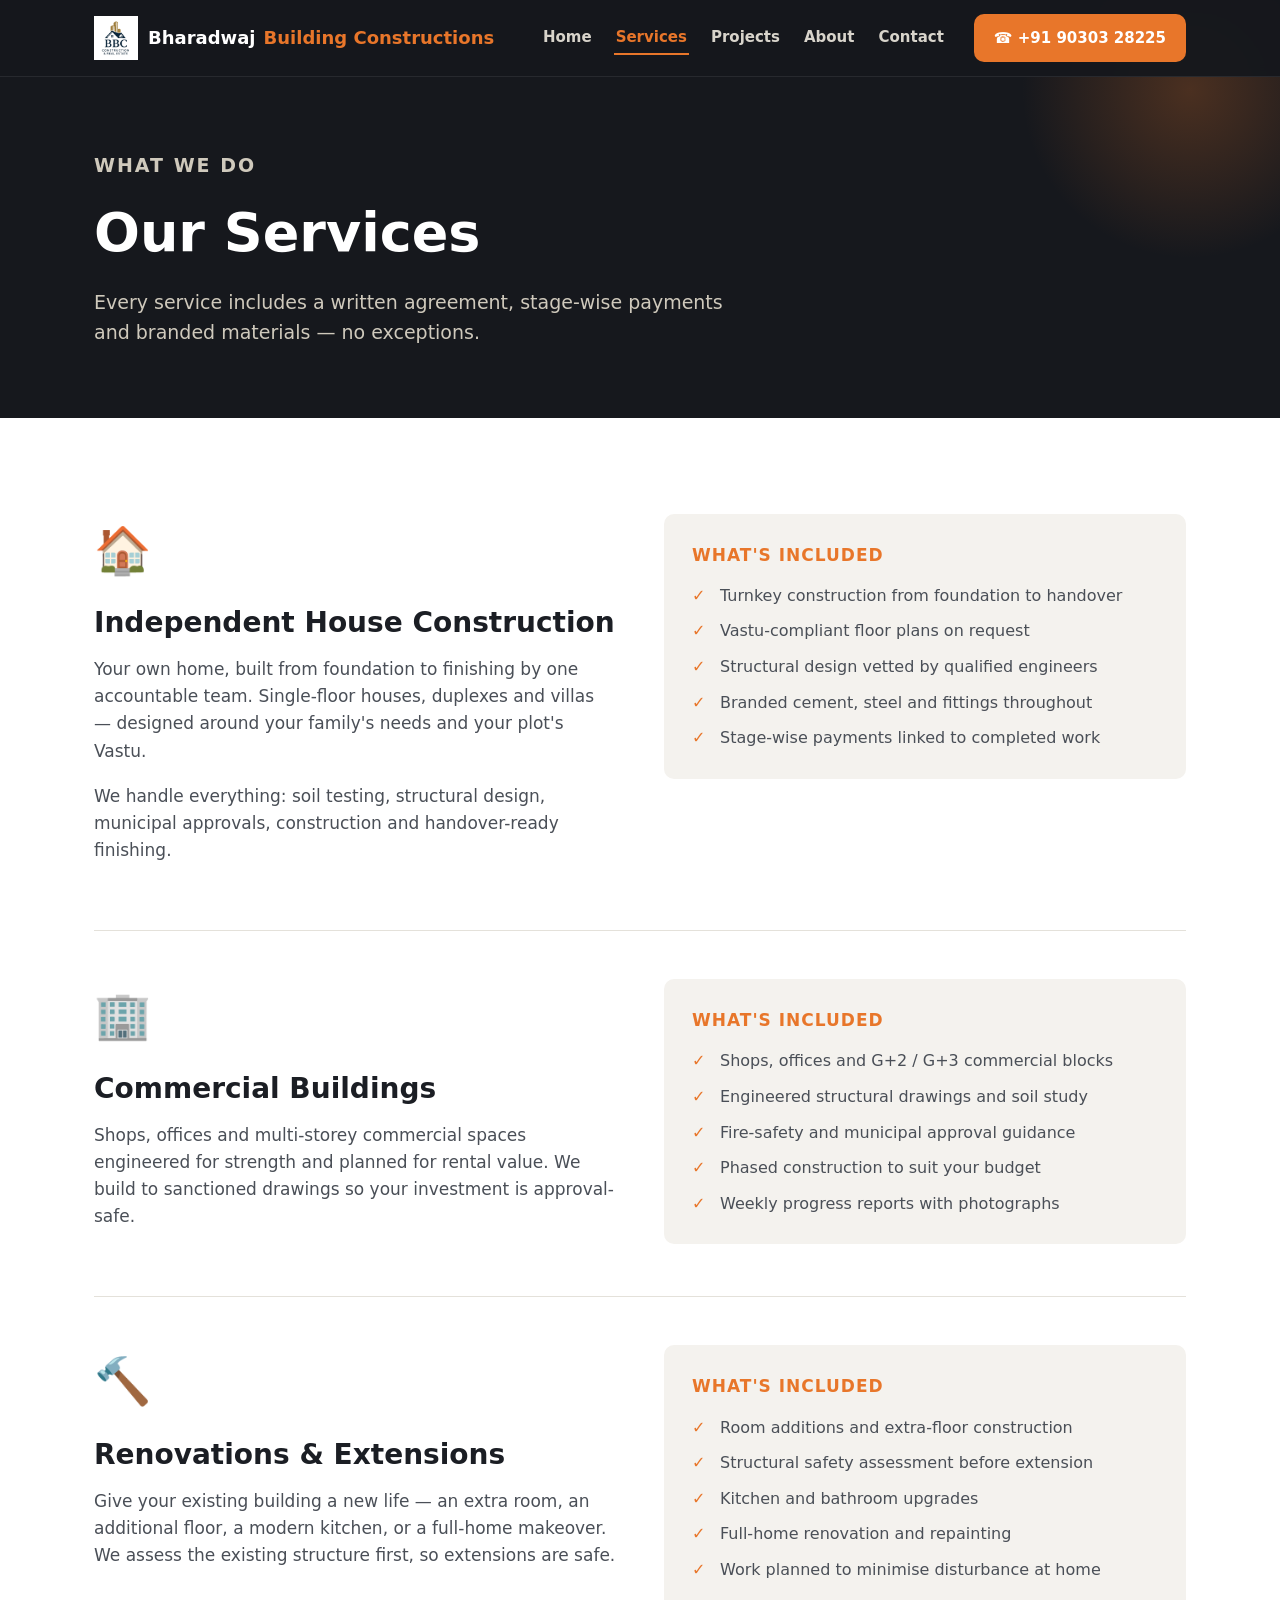
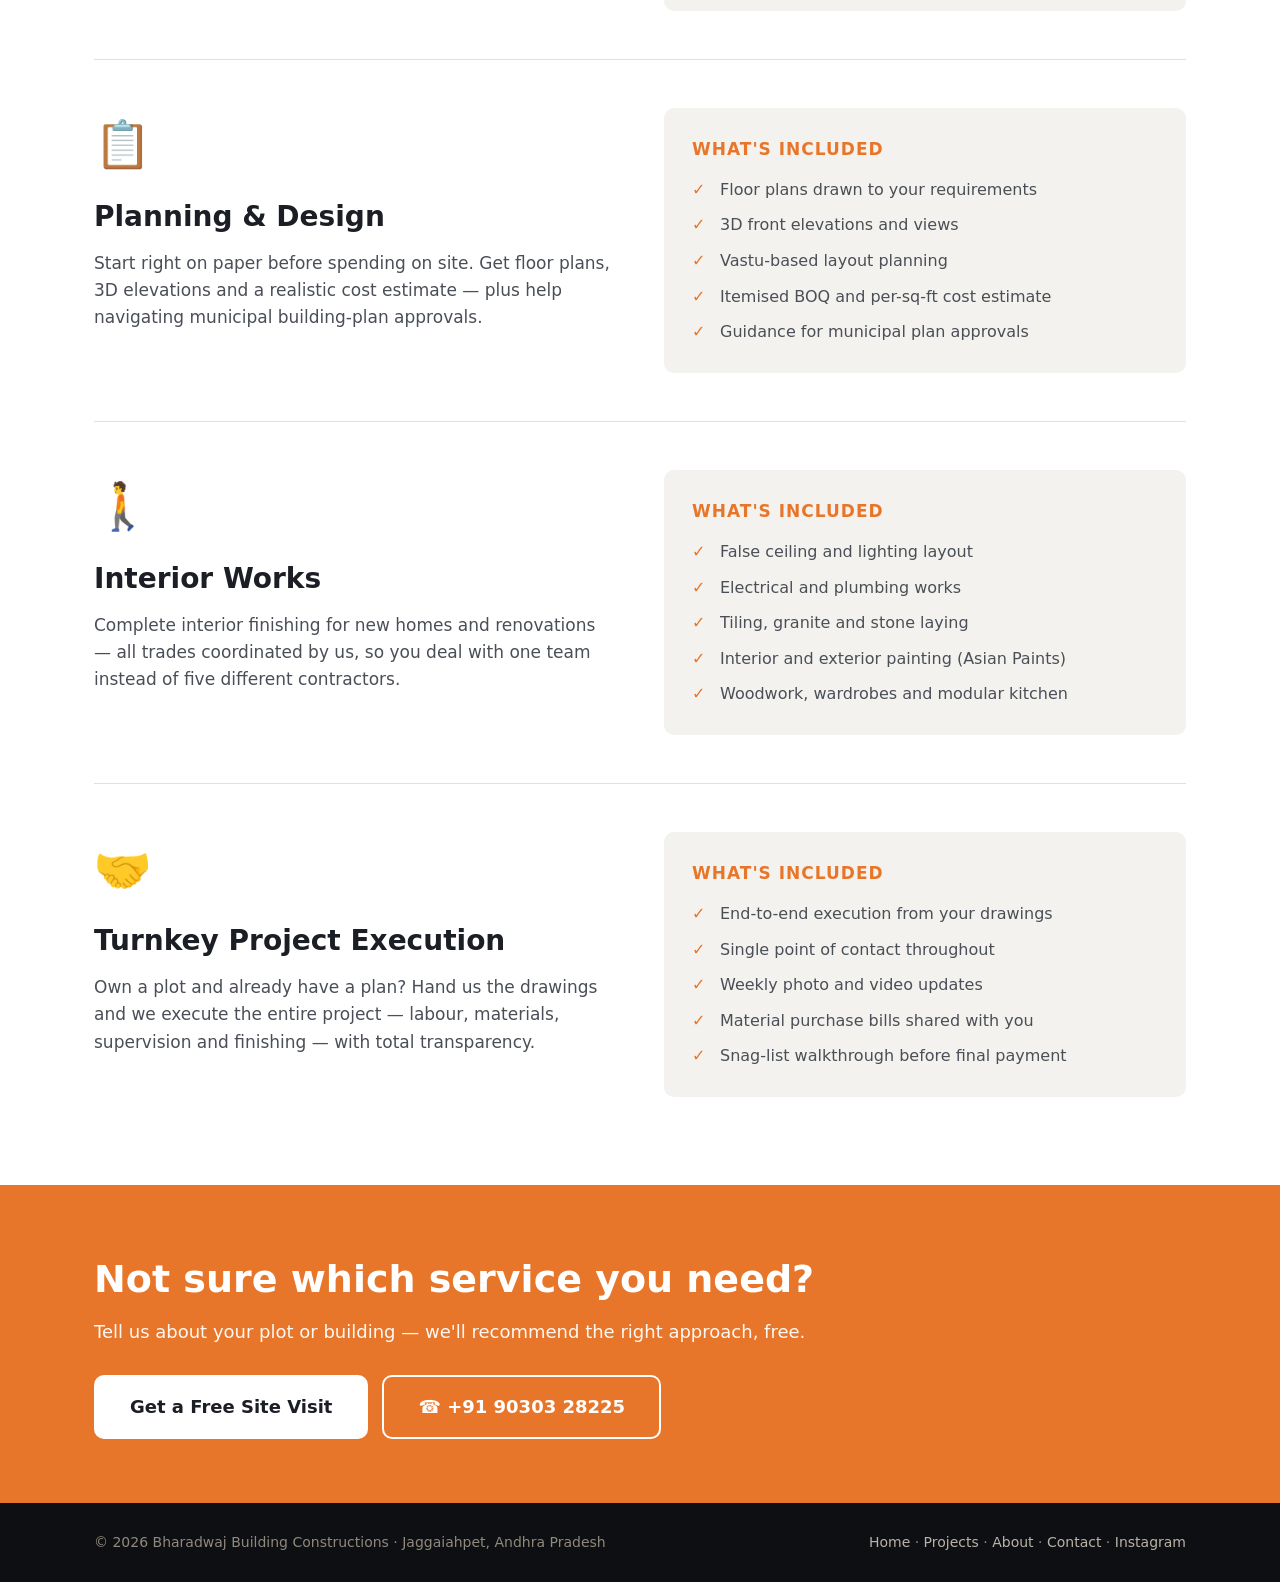
<file: services.html>
<!DOCTYPE html>
<html lang="en">
<head>
  <meta charset="UTF-8" />
  <meta name="viewport" content="width=device-width, initial-scale=1.0" />
  <title>Services | Bharadwaj Building Construction, Jaggaiahpet</title>
  <meta name="description" content="Construction services by Bharadwaj Building Construction: independent houses, commercial buildings, renovations, planning & design, interiors and turnkey execution in Jaggaiahpet, Andhra Pradesh." />
  <link rel="stylesheet" href="styles.css" />
</head>
<body data-page="services">

  <!-- ============ HEADER / NAV ============ -->
  <header class="site-header" id="siteHeader">
    <div class="container header-inner">
      <a href="index.html" class="logo">
        <!--<span class="logo-mark">&#9638;</span>-->
        <img src="images/logo_white_new.png" alt="Bharadwaj Building Constructions" class="logo-img" />
        Bharadwaj <span class="logo-accent">Building Constructions</span>
      </a>
      <nav class="main-nav" id="mainNav">
        <a href="index.html" data-nav="home">Home</a>
        <a href="services.html" data-nav="services">Services</a>
        <a href="projects.html" data-nav="projects">Projects</a>
        <a href="about.html" data-nav="about">About</a>
        <a href="contact.html" data-nav="contact">Contact</a>
      </nav>
      <a href="tel:+919030328225" class="btn btn-primary header-cta">&#9742; +91 90303 28225</a>
      <button class="nav-toggle" id="navToggle" aria-label="Toggle navigation">
        <span></span><span></span><span></span>
      </button>
    </div>
  </header>

  <!-- ============ PAGE HERO ============ -->
  <section class="page-hero">
    <div class="container">
      <p class="section-eyebrow">What we do</p>
      <h1>Our Services</h1>
      <p>Every service includes a written agreement, stage-wise payments and branded materials &mdash; no exceptions.</p>
    </div>
  </section>

  <!-- ============ SERVICE DETAILS ============ -->
  <section class="section">
    <div class="container">

      <article class="service-detail">
        <div>
          <div class="service-icon">&#127968;</div>
          <h2>Independent House Construction</h2>
          <p class="lead">Your own home, built from foundation to finishing by one accountable team. Single-floor houses, duplexes and villas &mdash; designed around your family's needs and your plot's Vastu.</p>
          <p class="lead">We handle everything: soil testing, structural design, municipal approvals, construction and handover-ready finishing.</p>
        </div>
        <div class="included-box">
          <h3>What's included</h3>
          <ul class="included">
            <li>Turnkey construction from foundation to handover</li>
            <li>Vastu-compliant floor plans on request</li>
            <li>Structural design vetted by qualified engineers</li>
            <li>Branded cement, steel and fittings throughout</li>
            <li>Stage-wise payments linked to completed work</li>
          </ul>
        </div>
      </article>

      <article class="service-detail">
        <div>
          <div class="service-icon">&#127970;</div>
          <h2>Commercial Buildings</h2>
          <p class="lead">Shops, offices and multi-storey commercial spaces engineered for strength and planned for rental value. We build to sanctioned drawings so your investment is approval-safe.</p>
        </div>
        <div class="included-box">
          <h3>What's included</h3>
          <ul class="included">
            <li>Shops, offices and G+2 / G+3 commercial blocks</li>
            <li>Engineered structural drawings and soil study</li>
            <li>Fire-safety and municipal approval guidance</li>
            <li>Phased construction to suit your budget</li>
            <li>Weekly progress reports with photographs</li>
          </ul>
        </div>
      </article>

      <article class="service-detail">
        <div>
          <div class="service-icon">&#128296;</div>
          <h2>Renovations &amp; Extensions</h2>
          <p class="lead">Give your existing building a new life &mdash; an extra room, an additional floor, a modern kitchen, or a full-home makeover. We assess the existing structure first, so extensions are safe.</p>
        </div>
        <div class="included-box">
          <h3>What's included</h3>
          <ul class="included">
            <li>Room additions and extra-floor construction</li>
            <li>Structural safety assessment before extension</li>
            <li>Kitchen and bathroom upgrades</li>
            <li>Full-home renovation and repainting</li>
            <li>Work planned to minimise disturbance at home</li>
          </ul>
        </div>
      </article>

      <article class="service-detail">
        <div>
          <div class="service-icon">&#128203;</div>
          <h2>Planning &amp; Design</h2>
          <p class="lead">Start right on paper before spending on site. Get floor plans, 3D elevations and a realistic cost estimate &mdash; plus help navigating municipal building-plan approvals.</p>
        </div>
        <div class="included-box">
          <h3>What's included</h3>
          <ul class="included">
            <li>Floor plans drawn to your requirements</li>
            <li>3D front elevations and views</li>
            <li>Vastu-based layout planning</li>
            <li>Itemised BOQ and per-sq-ft cost estimate</li>
            <li>Guidance for municipal plan approvals</li>
          </ul>
        </div>
      </article>

      <article class="service-detail">
        <div>
          <div class="service-icon">&#128694;</div>
          <h2>Interior Works</h2>
          <p class="lead">Complete interior finishing for new homes and renovations &mdash; all trades coordinated by us, so you deal with one team instead of five different contractors.</p>
        </div>
        <div class="included-box">
          <h3>What's included</h3>
          <ul class="included">
            <li>False ceiling and lighting layout</li>
            <li>Electrical and plumbing works</li>
            <li>Tiling, granite and stone laying</li>
            <li>Interior and exterior painting (Asian Paints)</li>
            <li>Woodwork, wardrobes and modular kitchen</li>
          </ul>
        </div>
      </article>

      <article class="service-detail">
        <div>
          <div class="service-icon">&#129309;</div>
          <h2>Turnkey Project Execution</h2>
          <p class="lead">Own a plot and already have a plan? Hand us the drawings and we execute the entire project &mdash; labour, materials, supervision and finishing &mdash; with total transparency.</p>
        </div>
        <div class="included-box">
          <h3>What's included</h3>
          <ul class="included">
            <li>End-to-end execution from your drawings</li>
            <li>Single point of contact throughout</li>
            <li>Weekly photo and video updates</li>
            <li>Material purchase bills shared with you</li>
            <li>Snag-list walkthrough before final payment</li>
          </ul>
        </div>
      </article>

    </div>
  </section>

  <!-- ============ CTA BANNER ============ -->
  <section class="cta-banner">
    <div class="container cta-banner-inner">
      <div>
        <h2>Not sure which service you need?</h2>
        <p>Tell us about your plot or building &mdash; we'll recommend the right approach, free.</p>
      </div>
      <div class="cta-actions">
        <a href="contact.html" class="btn btn-white btn-lg">Get a Free Site Visit</a>
        <a href="tel:+919030328225" class="btn btn-outline-white btn-lg">&#9742; +91 90303 28225</a>
      </div>
    </div>
  </section>

  <!-- ============ FOOTER ============ -->
  <footer class="site-footer">
    <div class="container footer-inner">
      <p>&copy; <span id="year"></span> Bharadwaj Building Constructions &middot; Jaggaiahpet, Andhra Pradesh</p>
      <p class="footer-links"><a href="index.html">Home</a> &middot; <a href="projects.html">Projects</a> &middot; <a href="about.html">About</a> &middot; <a href="contact.html">Contact</a> &middot; <a href="https://www.instagram.com/bharadwajconstructions" target="_blank" rel="noopener">Instagram</a></p>
    </div>
  </footer>

  <script src="script.js"></script>
</body>
</html>
</file>
<file: styles.css>
/* ============================================================
   Bharadwaj Building Construction - main stylesheet
   Shared by all pages. Colors and spacing are controlled
   from the :root variables below.
   ============================================================ */
:root {
  --brand: #e8762a;          /* safety orange - primary accent */
  --brand-dark: #c95f1a;
  --ink: #1b1e24;            /* near-black for text */
  --ink-light: #4a4f57;
  --bg: #ffffff;
  --bg-tint: #f4f2ee;        /* warm light gray */
  --bg-dark: #16181d;        /* dark section background */
  --line: #e4e1da;
  --radius: 10px;
  --maxw: 1140px;
  --font: "Segoe UI", system-ui, -apple-system, Roboto, "Helvetica Neue", Arial, sans-serif;
}

* { box-sizing: border-box; margin: 0; padding: 0; }

html { scroll-behavior: smooth; }

body {
  font-family: var(--font);
  color: var(--ink);
  background: var(--bg);
  line-height: 1.6;
  font-size: 17px;
}

img { max-width: 100%; display: block; }

.container { max-width: var(--maxw); margin: 0 auto; padding: 0 24px; }

.section { padding: 88px 0; }
.section-dark { background: var(--bg-dark); color: #f2f0eb; }
.section-dark .section-lead { color: #b9b4a8; }
.section-tint { background: var(--bg-tint); }

.section-eyebrow {
  text-transform: uppercase;
  letter-spacing: 2px;
  font-size: 13px;
  font-weight: 700;
  color: var(--brand);
  margin-bottom: 10px;
}

.section-title { font-size: clamp(28px, 4vw, 42px); line-height: 1.15; margin-bottom: 12px; }
.section-lead { color: var(--ink-light); max-width: 640px; margin-bottom: 40px; font-size: 18px; }
.section-link { display: inline-block; margin-top: 28px; color: var(--brand); font-weight: 700; text-decoration: none; font-size: 17px; }
.section-link:hover { text-decoration: underline; }

/* ---------- Buttons ---------- */
.btn {
  display: inline-block;
  padding: 13px 26px;
  border-radius: var(--radius);
  font-weight: 700;
  text-decoration: none;
  border: 2px solid transparent;
  cursor: pointer;
  transition: transform .15s ease, background .15s ease;
}
.btn:hover { transform: translateY(-2px); }
.btn-lg { padding: 16px 34px; font-size: 18px; }
.btn-primary { background: var(--brand); color: #fff; }
.btn-primary:hover { background: var(--brand-dark); }
.btn-ghost { border-color: #fff; color: #fff; }
.btn-ghost:hover { background: rgba(255,255,255,.12); }
.btn-white { background: #fff; color: var(--ink); }
.btn-white:hover { background: #efece5; }
.btn-outline-white { border-color: #fff; color: #fff; }
.btn-outline-white:hover { background: rgba(255,255,255,.15); }

/* ---------- Header ---------- */
.site-header {
  position: fixed; top: 0; left: 0; right: 0; z-index: 100;
  background: rgba(22,24,29,.95);
  backdrop-filter: blur(6px);
  border-bottom: 1px solid rgba(255,255,255,.08);
}
.header-inner {
  display: flex; align-items: center; gap: 28px;
  padding-top: 14px; padding-bottom: 14px;
}
.logo { color: #ffffff; text-decoration: none; font-weight: 800; font-size: 18px; white-space: nowrap; }
.logo { display: inline-flex; align-items: center; }
/*--.logo-img { height: 34px; width: auto; margin-right: 10px; }--*/
/*.logo-img { height: 44px; width: auto; margin-right: 10px; }*/
.logo-img { height: 44px; width: auto; margin-right: 10px;}
.logo-mark { color: var(--brand); margin-right: 4px; }
.logo-accent { color: var(--brand); font-weight: 600; margin-left: 8px; }
.main-nav { display: flex; gap: 20px; margin-left: auto; }
.main-nav a { color: #d8d4cb; text-decoration: none; font-weight: 600; font-size: 15px; padding: 4px 2px; border-bottom: 2px solid transparent; }
.main-nav a:hover { color: var(--brand); }
.main-nav a.active { color: var(--brand); border-bottom-color: var(--brand); }
.header-cta { white-space: nowrap; font-size: 15px; padding: 10px 18px; }
.nav-toggle { display: none; background: none; border: none; cursor: pointer; margin-left: auto; }
.nav-toggle span { display: block; width: 26px; height: 3px; background: #fff; margin: 5px 0; border-radius: 2px; }

/* ---------- Hero (home) ---------- */
.hero {
  min-height: 92vh;
  display: flex; align-items: center;
  background: url("images/hero.jpg") center/cover no-repeat;
  position: relative; color: #fff;
  padding: 140px 0 80px;
}
.hero-overlay {
  position: absolute; inset: 0;
  background: linear-gradient(100deg, rgba(15,17,21,.88) 20%, rgba(15,17,21,.45) 60%, rgba(15,17,21,.25));
}
.hero-content { position: relative; z-index: 1; max-width: var(--maxw); }
.hero-eyebrow { text-transform: uppercase; letter-spacing: 2px; font-size: 14px; font-weight: 700; color: var(--brand); margin-bottom: 14px; }
.hero h1 { font-size: clamp(40px, 7vw, 72px); line-height: 1.05; margin-bottom: 18px; }
.hero-sub { font-size: 20px; max-width: 600px; color: #e6e1d6; margin-bottom: 32px; }
.hero-actions { display: flex; gap: 16px; flex-wrap: wrap; margin-bottom: 56px; }
.hero-stats { display: flex; gap: 48px; flex-wrap: wrap; }
.stat strong { display: block; font-size: 34px; color: var(--brand); }
.stat span { font-size: 14px; color: #cfc9bc; }

/* ---------- Inner page hero ---------- */
.page-hero {
  background: var(--bg-dark);
  color: #fff;
  padding: 150px 0 70px;
  position: relative;
  overflow: hidden;
}
.page-hero::after {
  content: ""; position: absolute; right: -80px; top: -80px;
  width: 340px; height: 340px; border-radius: 50%;
  background: radial-gradient(circle, rgba(232,118,42,.25), transparent 70%);
}
.page-hero h1 { font-size: clamp(34px, 5vw, 54px); margin-bottom: 10px; position: relative; z-index: 1; }
.page-hero p { color: #cfc9bc; font-size: 19px; max-width: 640px; position: relative; z-index: 1; }
.page-hero .section-eyebrow { position: relative; z-index: 1; }

.page-hero .section-eyebrow { position: relative; z-index: 1; }

/* ---------- Hero with logo (contact page) ---------- */
.hero-logo-row { display: flex; align-items: center; gap: 28px; position: relative; z-index: 1; }
.page-hero-logo { height: 110px; width: auto; flex-shrink: 0; }
@media (max-width: 760px) {
  .hero-logo-row { flex-direction: column; align-items: flex-start; gap: 16px; }
  .page-hero-logo { height: 84px; }
}


/* ---------- Services ---------- */
.services-grid {
  display: grid; gap: 24px;
  grid-template-columns: repeat(auto-fit, minmax(300px, 1fr));
}
.service-card {
  border: 1px solid var(--line);
  border-radius: var(--radius);
  padding: 32px 28px;
  background: #fff;
  transition: box-shadow .2s ease, transform .2s ease;
}
.service-card:hover { box-shadow: 0 14px 34px rgba(0,0,0,.10); transform: translateY(-4px); }
.service-icon { font-size: 38px; margin-bottom: 14px; }
.service-card h3 { margin-bottom: 8px; font-size: 20px; }
.service-card p { color: var(--ink-light); font-size: 16px; }
.service-card .card-link { display: inline-block; margin-top: 14px; color: var(--brand); font-weight: 700; text-decoration: none; font-size: 15px; }
.service-card .card-link:hover { text-decoration: underline; }

/* ---------- Service detail (services page) ---------- */
.service-detail {
  display: grid; grid-template-columns: 1fr 1fr; gap: 48px;
  padding: 48px 0; border-bottom: 1px solid var(--line);
  align-items: start;
}
.service-detail:last-child { border-bottom: none; padding-bottom: 0; }
.service-detail:first-child { padding-top: 8px; }
.service-detail .service-icon { font-size: 46px; }
.service-detail h2 { font-size: 28px; margin-bottom: 10px; }
.service-detail .lead { color: var(--ink-light); margin-bottom: 18px; font-size: 17px; }
.included-box { background: var(--bg-tint); border-radius: var(--radius); padding: 28px; }
.included-box h3 { font-size: 17px; text-transform: uppercase; letter-spacing: 1px; color: var(--brand); margin-bottom: 14px; }
.included { list-style: none; display: grid; gap: 10px; }
.included li { padding-left: 28px; position: relative; color: var(--ink-light); font-size: 16px; }
.included li::before { content: "\2713"; position: absolute; left: 0; color: var(--brand); font-weight: 800; }

/* ---------- Projects ---------- */
.projects-grid {
  display: grid; gap: 28px;
  grid-template-columns: repeat(auto-fit, minmax(300px, 1fr));
  margin-bottom: 24px;
}
.project-card {
  background: #22252c;
  border-radius: var(--radius);
  overflow: hidden;
  border: 1px solid rgba(255,255,255,.08);
  transition: transform .2s ease;
}
.project-card:hover { transform: translateY(-4px); }
/*.project-card img { height: 240px; width: 100%; object-fit: cover; }*/
.project-card img { height: 300px; width: 100%; object-fit: contain; background: #101216; }
.project-body { padding: 24px; }
.project-tag { color: var(--brand); font-size: 13px; font-weight: 700; text-transform: uppercase; letter-spacing: 1px; margin-bottom: 6px; }
.project-card h3 { margin-bottom: 6px; }
.project-card p { color: #b9b4a8; font-size: 15px; }
.projects-note { color: #8f8a7d; font-size: 14px; }
.inline-link { color: var(--brand); font-weight: 700; }
.inline-link:hover { text-decoration: underline; }
.video-spotlight { text-align: center; }
.video-spotlight h2 { margin: 8px 0 4px; }
.video-spotlight video { width: 100%; max-width: 820px; border-radius: 12px; margin-top: 24px; }


/* ---------- Process ---------- */
.process-steps {
  list-style: none;
  display: grid; gap: 24px;
  grid-template-columns: repeat(auto-fit, minmax(240px, 1fr));
}
.process-steps li {
  background: var(--bg-tint);
  border-radius: var(--radius);
  padding: 30px 26px;
}
.step-num {
  display: inline-flex; align-items: center; justify-content: center;
  width: 44px; height: 44px; border-radius: 50%;
  background: var(--brand); color: #fff;
  font-weight: 800; font-size: 19px; margin-bottom: 14px;
}
.process-steps h3 { margin-bottom: 8px; }
.process-steps p { color: var(--ink-light); font-size: 15px; }

/* ---------- About ---------- */
.about-grid { display: grid; grid-template-columns: 1.4fr 1fr; gap: 56px; align-items: start; }
.about-grid p { color: var(--ink-light); margin-bottom: 20px; }
.about-points { list-style: none; display: grid; gap: 12px; }
.about-points li { padding-left: 28px; position: relative; }
.about-points li::before { content: "\2713"; position: absolute; left: 0; color: var(--brand); font-weight: 800; }
.about-badges { display: grid; gap: 16px; }
.badge {
  border: 2px solid var(--brand); border-radius: var(--radius);
  padding: 20px; text-align: center;
}
.badge strong { display: block; font-size: 22px; }
.badge span { font-size: 14px; color: var(--ink-light); }

/* ---------- CTA banner ---------- */
.cta-banner { background: var(--brand); color: #fff; padding: 64px 0; }
.cta-banner-inner { display: flex; align-items: center; justify-content: space-between; gap: 28px; flex-wrap: wrap; }
.cta-banner h2 { font-size: clamp(26px, 4vw, 38px); margin-bottom: 8px; }
.cta-banner p { font-size: 18px; opacity: .95; }
.cta-banner .cta-actions { display: flex; gap: 14px; flex-wrap: wrap; }

/* ---------- Contact ---------- */
.contact-grid { display: grid; grid-template-columns: 1.4fr 1fr; gap: 56px; align-items: start; }
.quote-form { display: grid; gap: 18px; }
.form-row { display: grid; grid-template-columns: 1fr 1fr; gap: 18px; }
.quote-form label { display: grid; gap: 8px; font-weight: 600; font-size: 15px; }
.quote-form input, .quote-form select, .quote-form textarea {
  font: inherit; padding: 13px 15px;
  border-radius: var(--radius);
  border: 1px solid #3a3e46;
  background: #22252c; color: #f2f0eb;
  width: 100%;
}
.quote-form input::placeholder, .quote-form textarea::placeholder { color: #7d7885; }
.quote-form input:focus, .quote-form select:focus, .quote-form textarea:focus {
  outline: 2px solid var(--brand); border-color: var(--brand);
}
.quote-form .invalid { border-color: #e05252; }
.form-note { min-height: 24px; font-size: 15px; }
.form-note.ok { color: #7fd08a; }
.form-note.err { color: #ff9d9d; }
.contact-info { background: #22252c; border-radius: var(--radius); padding: 34px 30px; border: 1px solid rgba(255,255,255,.08); }
.contact-info h3 { margin-bottom: 14px; }
.contact-info p { margin-bottom: 16px; color: #cfc9bc; font-size: 16px; }
.contact-info a { color: var(--brand); text-decoration: none; font-weight: 600; }
.contact-info a:hover { text-decoration: underline; }
.contact-info a { overflow-wrap: anywhere; }
.ig-note { font-size: 14px; color: #8f8a7d; }

/* ---------- Footer ---------- */
.site-footer { background: #0e0f13; color: #8f8a7d; padding: 28px 0; font-size: 14px; }
.footer-inner { display: flex; justify-content: space-between; gap: 16px; flex-wrap: wrap; }
.footer-links a { color: #b9b4a8; text-decoration: none; }
.footer-links a:hover { color: var(--brand); }

/* ---------- Responsive ---------- */
@media (max-width: 900px) {
  .about-grid, .contact-grid, .service-detail { grid-template-columns: 1fr; gap: 40px; }
}
@media (max-width: 760px) {
  .main-nav, .header-cta { display: none; }
  .nav-toggle { display: block; }
  .main-nav.open {
    display: flex; flex-direction: column; gap: 0;
    position: absolute; top: 100%; left: 0; right: 0;
    background: #16181d; border-bottom: 1px solid rgba(255,255,255,.1);
  }
  .main-nav.open a { padding: 14px 24px; border-top: 1px solid rgba(255,255,255,.06); }
  .main-nav a.active { border-bottom-color: transparent; }
  .form-row { grid-template-columns: 1fr; }
  .section { padding: 64px 0; }
  .hero { min-height: auto; padding: 130px 0 64px; }
  .page-hero { padding: 130px 0 56px; }
}
@media (max-width: 480px) {
  .header-inner { gap: 12px; }
  .site-header .logo { font-size: 15px; }
  .site-header .logo img { height: 34px; width: auto; }
}
html, body { overflow-x: clip; }


/* ---------- Project gallery lightbox ---------- */
.project-card[data-project] { cursor: pointer; }
.gallery-hint { display: inline-block; margin-top: 12px; color: var(--brand); font-weight: 700; font-size: 15px; }
.lightbox { position: fixed; inset: 0; z-index: 200; display: none; align-items: center; justify-content: center; }
.lightbox.open { display: flex; }
.lightbox-backdrop { position: absolute; inset: 0; background: rgba(0,0,0,.88); }
.lightbox-box { position: relative; z-index: 1; max-width: min(960px, 92vw); width: 100%; margin: 0; }
.lightbox-media { background: #000; border-radius: 10px; overflow: hidden; }
.lightbox-media img, .lightbox-media video { width: 100%; max-height: 74vh; object-fit: contain; display: block; margin: 0 auto; }
.lightbox-close { position: absolute; top: -46px; right: 0; background: none; border: none; color: #fff; font-size: 38px; cursor: pointer; line-height: 1; }
.lightbox-prev, .lightbox-next { position: absolute; top: 50%; transform: translateY(-50%); background: rgba(255,255,255,.14); border: none; color: #fff; font-size: 24px; width: 46px; height: 46px; border-radius: 50%; cursor: pointer; }
.lightbox-prev { left: 12px; }
.lightbox-next { right: 12px; }
.lightbox-prev:hover, .lightbox-next:hover { background: var(--brand); }
.lightbox figcaption { text-align: center; margin-top: 12px; }
.lightbox-caption { color: #f2f0eb; font-size: 16px; }
.lightbox-counter { color: #8f8a7d; font-size: 14px; }



/* ---------- Leadership ---------- */
.leaders-grid { display: grid; grid-template-columns: repeat(2, 1fr); gap: 28px; margin-top: 36px; }
.leader-card { background: #1d2027; border: 1px solid #2b2f38; border-radius: 14px; padding: 36px 32px; }
.leader-top { display: flex; align-items: center; gap: 20px; margin-bottom: 22px; }
.leader-top img { width: 110px; height: 110px; border-radius: 50%; object-fit: cover; object-position: top center; border: 3px solid var(--brand); flex-shrink: 0; }
.leader-card:first-child .leader-top img { object-position: center 10%; }
.leader-card h3 { color: #f5f2ea; font-size: 22px; margin: 0 0 4px; }
.leader-role { color: var(--brand); font-weight: 600; font-size: 15px; margin: 0; }
.leader-card blockquote { font-style: italic; color: #e8e4da; border-left: 3px solid var(--brand); padding-left: 16px; margin: 0 0 18px; font-size: 16px; line-height: 1.6; }
.leader-card p:last-child { color: #b9b4a8; font-size: 15px; line-height: 1.7; margin: 0; }
@media (max-width: 760px) { .leaders-grid { grid-template-columns: 1fr; } }


/* ---------- Vision / legacy ---------- */
.vision-grid {
  display: grid;
  grid-template-columns: 420px 1fr;
  gap: 48px;
  align-items: center;
  background: #1d2027;
  border: 1px solid #2b2f38;
  border-radius: 16px;
  padding: 48px;
}
.vision-photo { text-align: center; }
.vision-photo img {
  width: 100%;
  border-radius: 12px;
  border: 3px solid var(--brand);
  display: block;
}
.vision-photo h2 {
  color: #f5f2ea;
  font-size: 24px;
  line-height: 1.3;
  margin: 20px 0 8px;
}
.vision-photo h2 .honorific {
  display: block;
  font-size: 13px;
  font-weight: 600;
  letter-spacing: 3px;
  text-transform: uppercase;
  color: #a49e90;
  margin-bottom: 8px;
}
.vision-photo .vision-dates {
  color: #8f8a7e;
  font-size: 15px;
  letter-spacing: 2px;
  margin: 0;
}
.vision-role {
  color: #8f8a7e;/*var(--brand);*/
  font-weight: 600;
  font-size: 15px;
  margin-bottom: 20px;
}
.vision-text p {
  color: #b9b4a8;
  font-size: 20px;
  line-height: 1.75;
  margin-bottom: 16px;
}
.vision-text p:last-child { margin-bottom: 0; }
@media (max-width: 860px) {
  .vision-grid { grid-template-columns: 1fr; gap: 28px; padding: 32px 24px; }
  .vision-photo img { max-width: 280px; margin: 0 auto; }
}

.vision-photo .plaque-role {
  color: var(--brand);
  font-weight: 600;
  font-size: 14px;
  line-height: 1.7;
  margin: 14px 0 0;
}
</file>
